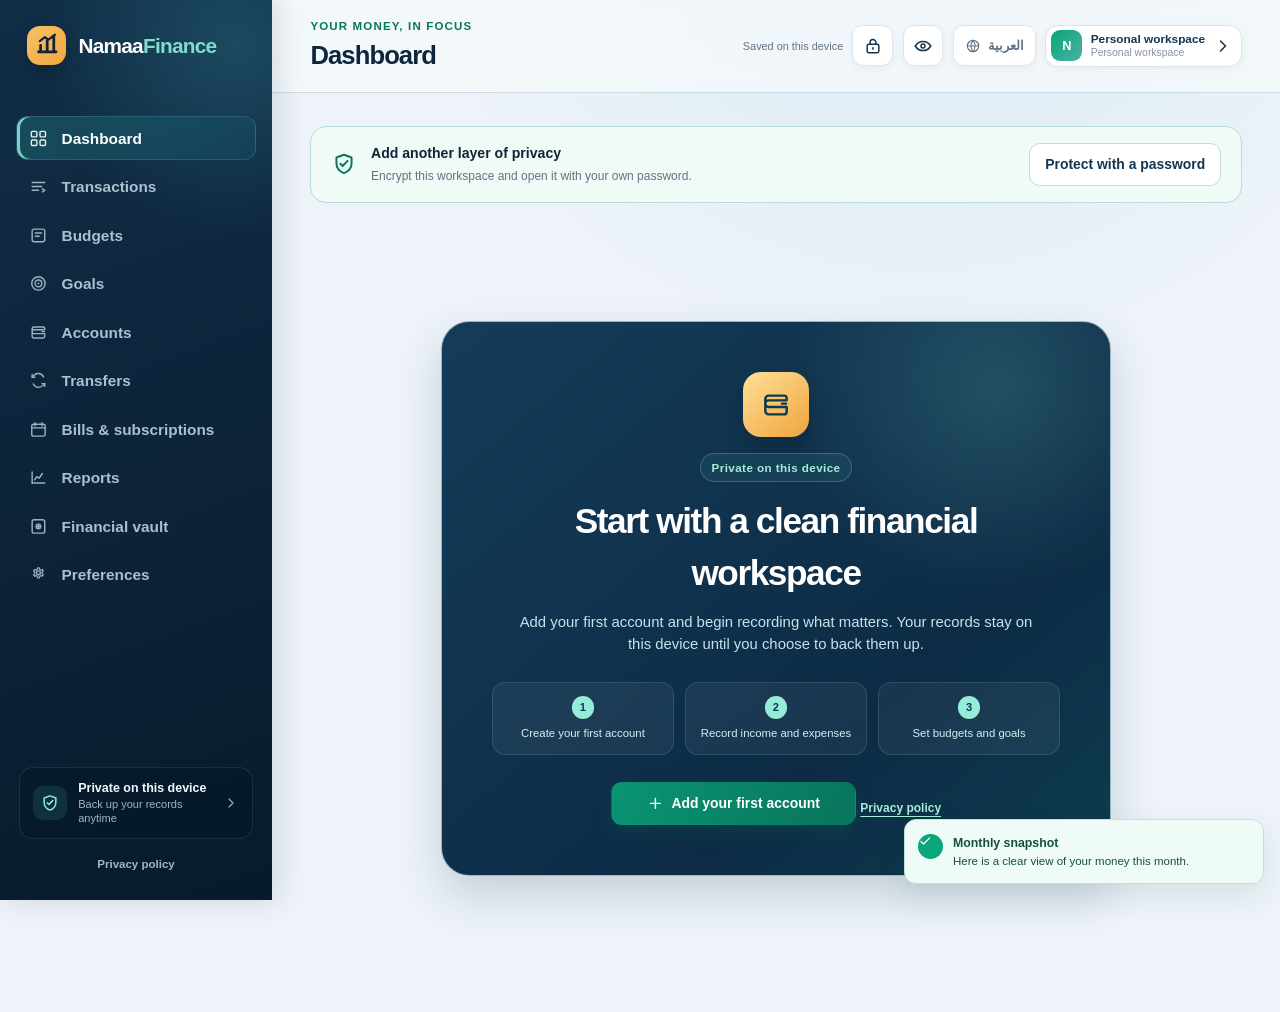
<file: index.html>
<!doctype html>
<html lang="en" dir="ltr">
  <head>
    <meta charset="UTF-8" />
    <meta http-equiv="Content-Security-Policy" content="default-src 'self'; script-src 'self'; style-src 'self' 'unsafe-inline'; img-src 'self' data: blob:; connect-src 'self'; font-src 'self'; object-src 'none'; base-uri 'none'; form-action 'none'; worker-src 'self'; manifest-src 'self'" />
    <meta name="referrer" content="no-referrer" />
    <meta name="viewport" content="width=device-width, initial-scale=1" />
    <meta name="theme-color" content="#10273f" />
    <meta
      name="description"
      content="Namaa Finance is a bilingual, private finance tracker for income, expenses, budgets, and financial records."
    />
    <link rel="manifest" href="manifest.webmanifest" />
    <link rel="icon" type="image/png" sizes="192x192" href="icons/icon-192.png" />
    <link rel="icon" type="image/svg+xml" href="icons/icon.svg" />
    <link rel="apple-touch-icon" sizes="192x192" href="icons/icon-192.png" />
    <title>Namaa Finance</title>
    <link rel="stylesheet" href="styles.css" />
    <link rel="stylesheet" href="enhancements.css" />
  </head>
  <body>
    <section id="lockScreen" class="lock-screen" aria-label="Namaa Finance" hidden></section>
    <noscript><p class="fatal-message">Namaa Finance requires JavaScript to open your local records. نماء للمال يحتاج إلى JavaScript.</p></noscript>
    <div class="app-shell" id="appShell" hidden>
      <aside class="sidebar" aria-label="Primary navigation">
        <div class="brand" aria-label="Namaa Finance">
          <div class="brand-mark" aria-hidden="true">
            <svg viewBox="0 0 48 48" role="img">
              <path d="M12 36V24.5M24 36V15M36 36V8" fill="none" stroke="currentColor" stroke-linecap="round" stroke-width="5" />
              <path d="M8 36h32" fill="none" stroke="currentColor" stroke-linecap="round" stroke-width="5" />
              <path d="m10.5 16.5 9.5-7 6.3 4.3L38 5" fill="none" stroke="currentColor" stroke-linecap="round" stroke-linejoin="round" stroke-width="4" />
            </svg>
          </div>
          <span class="brand-name">Namaa<span>Finance</span></span>
        </div>
        <nav class="side-nav" id="sideNav"></nav>
        <div class="sidebar-footer">
          <button class="data-safety-card" id="openBackup" type="button">
            <span class="safety-icon" data-icon="shield"></span>
            <span>
              <strong data-i18n="privateOnDevice">Private on this device</strong>
              <small data-i18n="backupHint">Back up your records anytime</small>
            </span>
            <span class="safety-arrow" data-icon="chevron"></span>
          </button>
          <a class="legal-link" href="privacy.html" data-i18n="privacyPolicy">Privacy policy</a>
        </div>
      </aside>

      <div class="main-area">
        <header class="topbar">
          <button class="mobile-menu" id="mobileMenu" type="button" aria-label="Open menu" data-icon="menu"></button>
          <div class="page-context">
            <p class="eyebrow" id="pageEyebrow"></p>
            <h1 id="pageTitle"></h1>
          </div>
          <div class="top-actions">
            <span id="saveStatus" class="save-status" role="status"></span>
            <button class="icon-button" id="lockButton" type="button" data-action="lock-workspace" data-icon="lock" aria-label="Lock workspace" title="Lock workspace"></button>
            <button class="icon-button privacy-toggle" id="privacyToggle" type="button" aria-label="Hide balances" title="Hide balances" data-icon="eye"></button>
            <button class="language-toggle" id="languageToggle" type="button" aria-label="Change language">
              <span class="globe" data-icon="globe"></span>
              <span id="languageLabel">العربية</span>
            </button>
            <button class="profile-button" type="button" id="profileMenu" aria-label="Open preferences">
              <span class="profile-avatar">N</span>
              <span class="profile-copy">
                <strong id="profileName">Namaa User</strong>
                <small data-i18n="personalWorkspace">Personal workspace</small>
              </span>
              <span data-icon="chevron"></span>
            </button>
          </div>
        </header>

        <main class="content" id="appContent" tabindex="-1"></main>

        <nav class="mobile-nav" id="mobileNav" aria-label="Mobile navigation"></nav>
      </div>
    </div>

    <div class="modal-layer" id="modalLayer" aria-live="polite"></div>
    <div class="toast-region" id="toastRegion" aria-live="polite" aria-atomic="true"></div>
    <script src="vault.js" defer></script>
    <script src="finance-core.js" defer></script>
    <script src="app.js" defer></script>
    <script src="enhancements.js" defer></script>
  </body>
</html>
</file>
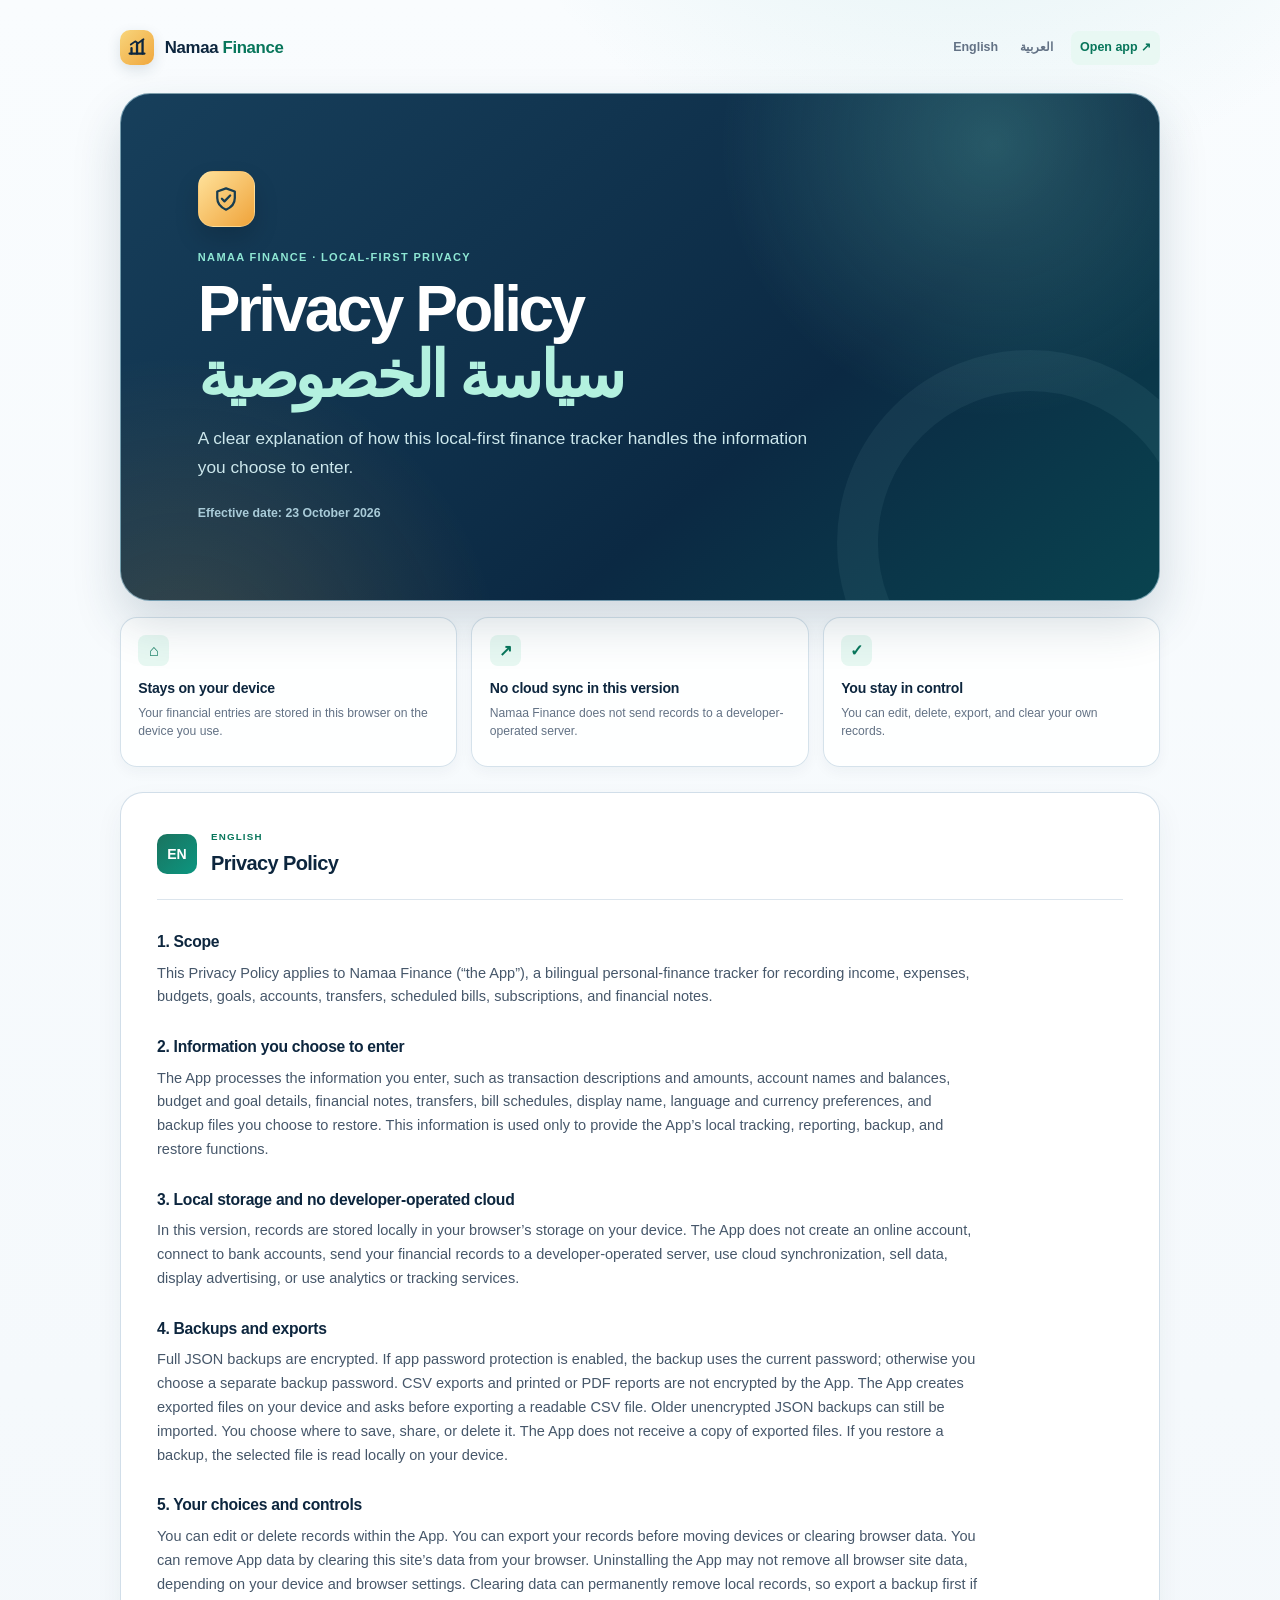
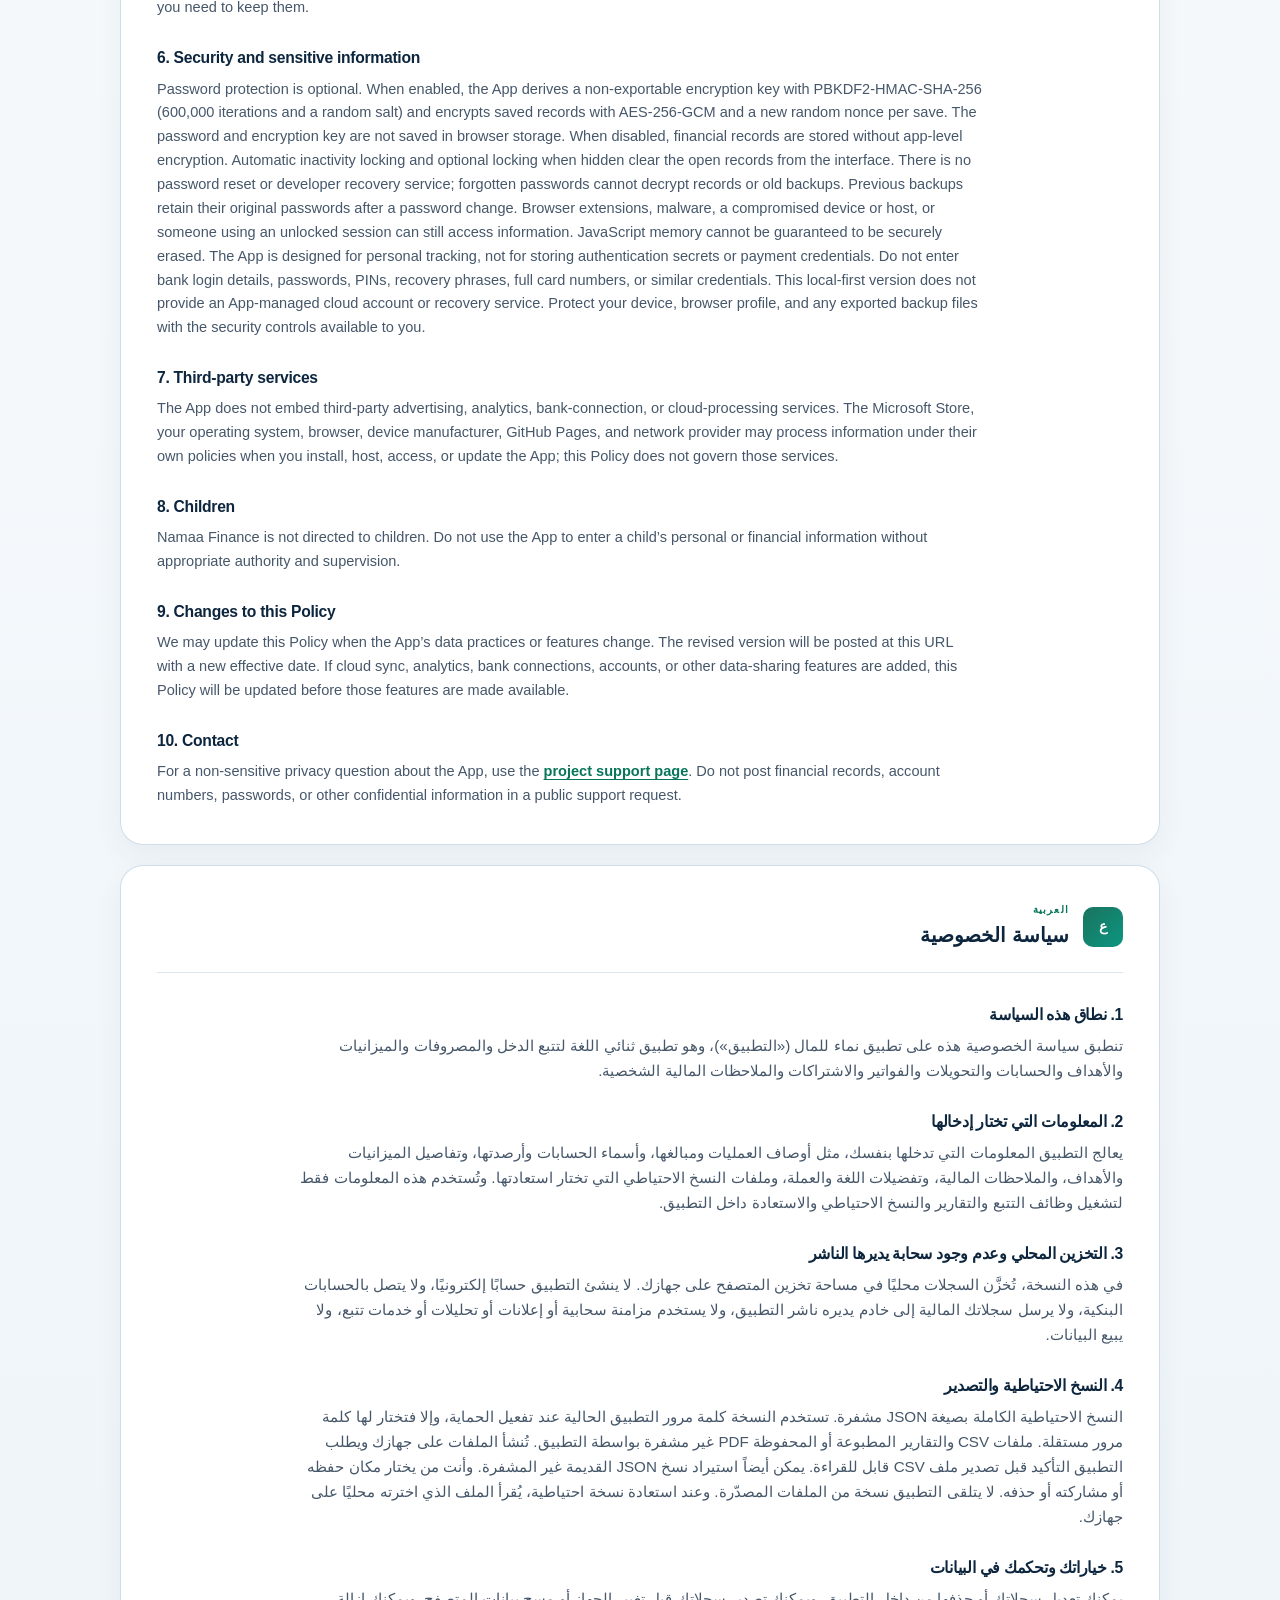
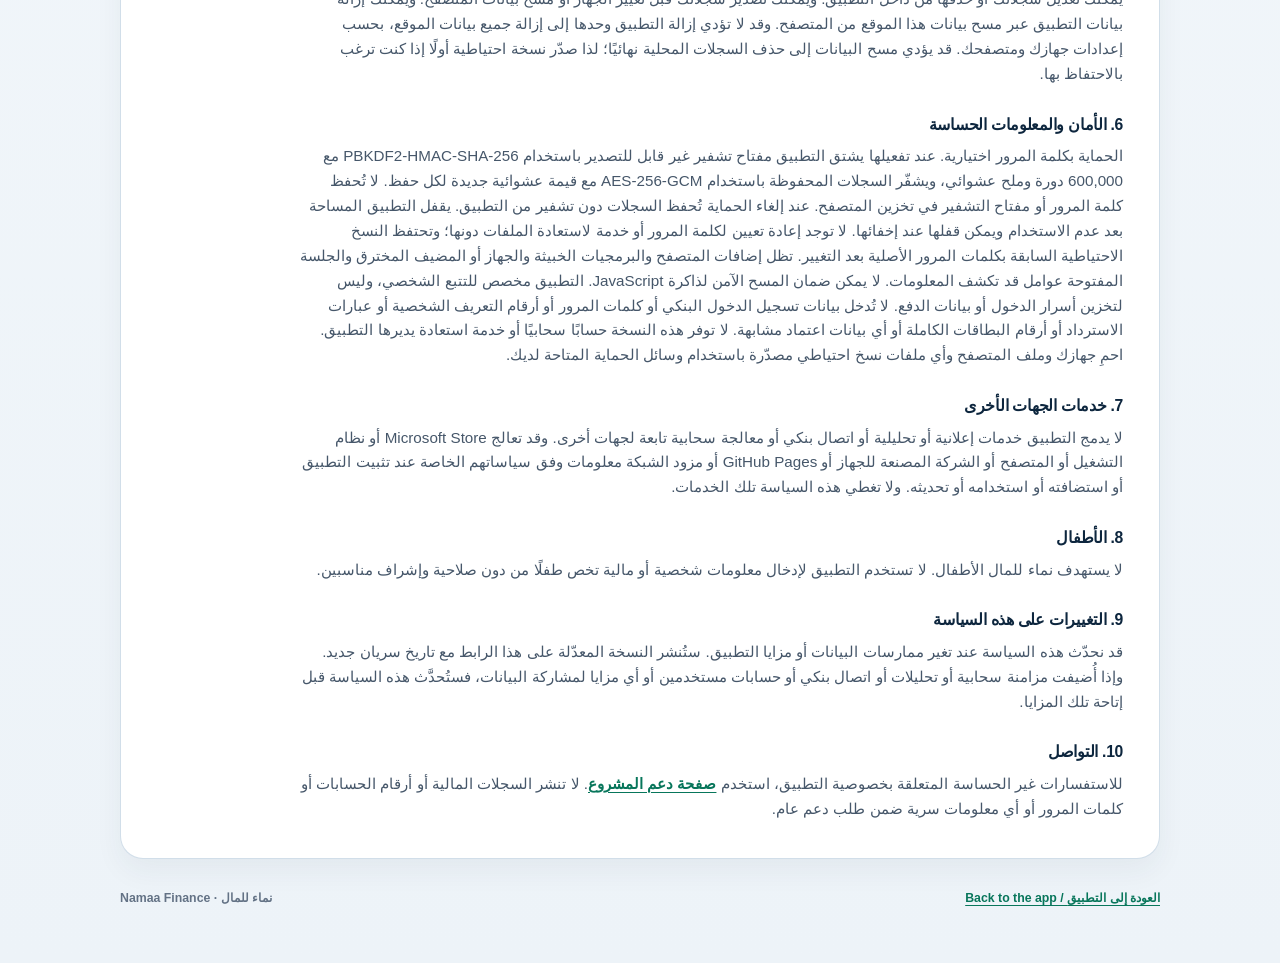
<file: privacy.html>
<!doctype html>
<html lang="en">
  <head>
    <meta charset="UTF-8" />
    <meta name="viewport" content="width=device-width, initial-scale=1" />
    <meta name="theme-color" content="#10273f" />
    <meta
      name="description"
      content="Privacy policy for Namaa Finance, a local-first bilingual personal finance tracker."
    />
    <link rel="icon" type="image/png" sizes="192x192" href="icons/icon-192.png" />
    <link rel="icon" type="image/svg+xml" href="icons/icon.svg" />
    <link rel="stylesheet" href="privacy.css" />
    <title>Privacy Policy | سياسة الخصوصية — Namaa Finance</title>
  </head>
  <body>
    <main class="policy-shell">
      <nav class="policy-nav" aria-label="Policy navigation">
        <a class="brand" href="index.html" aria-label="Back to Namaa Finance">
          <span class="brand-mark" aria-hidden="true">
            <svg viewBox="0 0 48 48"><path d="M12 36V24.5M24 36V15M36 36V8" fill="none" stroke="currentColor" stroke-linecap="round" stroke-width="5" /><path d="M8 36h32" fill="none" stroke="currentColor" stroke-linecap="round" stroke-width="5" /><path d="m10.5 16.5 9.5-7 6.3 4.3L38 5" fill="none" stroke="currentColor" stroke-linecap="round" stroke-linejoin="round" stroke-width="4" /></svg>
          </span>
          <span>Namaa <b>Finance</b></span>
        </a>
        <div class="policy-nav-links">
          <a href="#english">English</a>
          <a href="#arabic">العربية</a>
          <a class="back-link" href="index.html">Open app <span aria-hidden="true">↗</span></a>
        </div>
      </nav>

      <header class="policy-hero">
        <div class="shield" aria-hidden="true">
          <svg viewBox="0 0 24 24"><path d="M12 3.5 19 6v5.25c0 4.38-2.93 7.56-7 9.25-4.07-1.7-7-4.87-7-9.25V6l7-2.5Z" fill="none" stroke="currentColor" stroke-width="1.8" stroke-linejoin="round" /><path d="m8.7 11.8 2.05 2.05 4.55-4.7" fill="none" stroke="currentColor" stroke-width="1.8" stroke-linecap="round" stroke-linejoin="round" /></svg>
        </div>
        <p class="eyebrow">NAMAA FINANCE · LOCAL-FIRST PRIVACY</p>
        <h1>Privacy Policy<br /><span>سياسة الخصوصية</span></h1>
        <p class="lead">A clear explanation of how this local-first finance tracker handles the information you choose to enter.</p>
        <p class="effective">Effective date: <time datetime="2026-10-23">23 October 2026</time></p>
      </header>

      <section class="policy-highlights" aria-label="Privacy highlights">
        <article>
          <span class="highlight-icon">⌂</span>
          <h2>Stays on your device</h2>
          <p>Your financial entries are stored in this browser on the device you use.</p>
        </article>
        <article>
          <span class="highlight-icon">↗</span>
          <h2>No cloud sync in this version</h2>
          <p>Namaa Finance does not send records to a developer-operated server.</p>
        </article>
        <article>
          <span class="highlight-icon">✓</span>
          <h2>You stay in control</h2>
          <p>You can edit, delete, export, and clear your own records.</p>
        </article>
      </section>

      <section class="policy-card" id="english" lang="en">
        <div class="section-heading">
          <span>EN</span>
          <div>
            <p class="eyebrow">ENGLISH</p>
            <h2>Privacy Policy</h2>
          </div>
        </div>

        <div class="policy-copy">
          <h3>1. Scope</h3>
          <p>This Privacy Policy applies to Namaa Finance (“the App”), a bilingual personal-finance tracker for recording income, expenses, budgets, goals, accounts, transfers, scheduled bills, subscriptions, and financial notes.</p>

          <h3>2. Information you choose to enter</h3>
          <p>The App processes the information you enter, such as transaction descriptions and amounts, account names and balances, budget and goal details, financial notes, transfers, bill schedules, display name, language and currency preferences, and backup files you choose to restore. This information is used only to provide the App’s local tracking, reporting, backup, and restore functions.</p>

          <h3>3. Local storage and no developer-operated cloud</h3>
          <p>In this version, records are stored locally in your browser’s storage on your device. The App does not create an online account, connect to bank accounts, send your financial records to a developer-operated server, use cloud synchronization, sell data, display advertising, or use analytics or tracking services.</p>

          <h3>4. Backups and exports</h3>
          <p>Full JSON backups are encrypted. If app password protection is enabled, the backup uses the current password; otherwise you choose a separate backup password. CSV exports and printed or PDF reports are not encrypted by the App. The App creates exported files on your device and asks before exporting a readable CSV file. Older unencrypted JSON backups can still be imported. You choose where to save, share, or delete it. The App does not receive a copy of exported files. If you restore a backup, the selected file is read locally on your device.</p>

          <h3>5. Your choices and controls</h3>
          <p>You can edit or delete records within the App. You can export your records before moving devices or clearing browser data. You can remove App data by clearing this site’s data from your browser. Uninstalling the App may not remove all browser site data, depending on your device and browser settings. Clearing data can permanently remove local records, so export a backup first if you need to keep them.</p>

          <h3>6. Security and sensitive information</h3>
          <p>Password protection is optional. When enabled, the App derives a non-exportable encryption key with PBKDF2-HMAC-SHA-256 (600,000 iterations and a random salt) and encrypts saved records with AES-256-GCM and a new random nonce per save. The password and encryption key are not saved in browser storage. When disabled, financial records are stored without app-level encryption. Automatic inactivity locking and optional locking when hidden clear the open records from the interface. There is no password reset or developer recovery service; forgotten passwords cannot decrypt records or old backups. Previous backups retain their original passwords after a password change. Browser extensions, malware, a compromised device or host, or someone using an unlocked session can still access information. JavaScript memory cannot be guaranteed to be securely erased. The App is designed for personal tracking, not for storing authentication secrets or payment credentials. Do not enter bank login details, passwords, PINs, recovery phrases, full card numbers, or similar credentials. This local-first version does not provide an App-managed cloud account or recovery service. Protect your device, browser profile, and any exported backup files with the security controls available to you.</p>

          <h3>7. Third-party services</h3>
          <p>The App does not embed third-party advertising, analytics, bank-connection, or cloud-processing services. The Microsoft Store, your operating system, browser, device manufacturer, GitHub Pages, and network provider may process information under their own policies when you install, host, access, or update the App; this Policy does not govern those services.</p>

          <h3>8. Children</h3>
          <p>Namaa Finance is not directed to children. Do not use the App to enter a child’s personal or financial information without appropriate authority and supervision.</p>

          <h3>9. Changes to this Policy</h3>
          <p>We may update this Policy when the App’s data practices or features change. The revised version will be posted at this URL with a new effective date. If cloud sync, analytics, bank connections, accounts, or other data-sharing features are added, this Policy will be updated before those features are made available.</p>

          <h3>10. Contact</h3>
          <p>For a non-sensitive privacy question about the App, use the <a href="https://github.com/HAYMOHSEN/Masarefik/issues" target="_blank" rel="noopener noreferrer">project support page</a>. Do not post financial records, account numbers, passwords, or other confidential information in a public support request.</p>
        </div>
      </section>

      <section class="policy-card rtl" id="arabic" lang="ar" dir="rtl">
        <div class="section-heading">
          <span>ع</span>
          <div>
            <p class="eyebrow">العربية</p>
            <h2>سياسة الخصوصية</h2>
          </div>
        </div>

        <div class="policy-copy">
          <h3>1. نطاق هذه السياسة</h3>
          <p>تنطبق سياسة الخصوصية هذه على تطبيق نماء للمال («التطبيق»)، وهو تطبيق ثنائي اللغة لتتبع الدخل والمصروفات والميزانيات والأهداف والحسابات والتحويلات والفواتير والاشتراكات والملاحظات المالية الشخصية.</p>

          <h3>2. المعلومات التي تختار إدخالها</h3>
          <p>يعالج التطبيق المعلومات التي تدخلها بنفسك، مثل أوصاف العمليات ومبالغها، وأسماء الحسابات وأرصدتها، وتفاصيل الميزانيات والأهداف، والملاحظات المالية، وتفضيلات اللغة والعملة، وملفات النسخ الاحتياطي التي تختار استعادتها. وتُستخدم هذه المعلومات فقط لتشغيل وظائف التتبع والتقارير والنسخ الاحتياطي والاستعادة داخل التطبيق.</p>

          <h3>3. التخزين المحلي وعدم وجود سحابة يديرها الناشر</h3>
          <p>في هذه النسخة، تُخزَّن السجلات محليًا في مساحة تخزين المتصفح على جهازك. لا ينشئ التطبيق حسابًا إلكترونيًا، ولا يتصل بالحسابات البنكية، ولا يرسل سجلاتك المالية إلى خادم يديره ناشر التطبيق، ولا يستخدم مزامنة سحابية أو إعلانات أو تحليلات أو خدمات تتبع، ولا يبيع البيانات.</p>

          <h3>4. النسخ الاحتياطية والتصدير</h3>
          <p>النسخ الاحتياطية الكاملة بصيغة JSON مشفرة. تستخدم النسخة كلمة مرور التطبيق الحالية عند تفعيل الحماية، وإلا فتختار لها كلمة مرور مستقلة. ملفات CSV والتقارير المطبوعة أو المحفوظة PDF غير مشفرة بواسطة التطبيق. تُنشأ الملفات على جهازك ويطلب التطبيق التأكيد قبل تصدير ملف CSV قابل للقراءة. يمكن أيضاً استيراد نسخ JSON القديمة غير المشفرة. وأنت من يختار مكان حفظه أو مشاركته أو حذفه. لا يتلقى التطبيق نسخة من الملفات المصدّرة. وعند استعادة نسخة احتياطية، يُقرأ الملف الذي اخترته محليًا على جهازك.</p>

          <h3>5. خياراتك وتحكمك في البيانات</h3>
          <p>يمكنك تعديل سجلاتك أو حذفها من داخل التطبيق. ويمكنك تصدير سجلاتك قبل تغيير الجهاز أو مسح بيانات المتصفح. ويمكنك إزالة بيانات التطبيق عبر مسح بيانات هذا الموقع من المتصفح. وقد لا تؤدي إزالة التطبيق وحدها إلى إزالة جميع بيانات الموقع، بحسب إعدادات جهازك ومتصفحك. قد يؤدي مسح البيانات إلى حذف السجلات المحلية نهائيًا؛ لذا صدّر نسخة احتياطية أولًا إذا كنت ترغب بالاحتفاظ بها.</p>

          <h3>6. الأمان والمعلومات الحساسة</h3>
          <p>الحماية بكلمة المرور اختيارية. عند تفعيلها يشتق التطبيق مفتاح تشفير غير قابل للتصدير باستخدام PBKDF2-HMAC-SHA-256 مع 600,000 دورة وملح عشوائي، ويشفّر السجلات المحفوظة باستخدام AES-256-GCM مع قيمة عشوائية جديدة لكل حفظ. لا تُحفظ كلمة المرور أو مفتاح التشفير في تخزين المتصفح. عند إلغاء الحماية تُحفظ السجلات دون تشفير من التطبيق. يقفل التطبيق المساحة بعد عدم الاستخدام ويمكن قفلها عند إخفائها. لا توجد إعادة تعيين لكلمة المرور أو خدمة لاستعادة الملفات دونها؛ وتحتفظ النسخ الاحتياطية السابقة بكلمات المرور الأصلية بعد التغيير. تظل إضافات المتصفح والبرمجيات الخبيثة والجهاز أو المضيف المخترق والجلسة المفتوحة عوامل قد تكشف المعلومات. لا يمكن ضمان المسح الآمن لذاكرة JavaScript. التطبيق مخصص للتتبع الشخصي، وليس لتخزين أسرار الدخول أو بيانات الدفع. لا تُدخل بيانات تسجيل الدخول البنكي أو كلمات المرور أو أرقام التعريف الشخصية أو عبارات الاسترداد أو أرقام البطاقات الكاملة أو أي بيانات اعتماد مشابهة. لا توفر هذه النسخة حسابًا سحابيًا أو خدمة استعادة يديرها التطبيق. احمِ جهازك وملف المتصفح وأي ملفات نسخ احتياطي مصدّرة باستخدام وسائل الحماية المتاحة لديك.</p>

          <h3>7. خدمات الجهات الأخرى</h3>
          <p>لا يدمج التطبيق خدمات إعلانية أو تحليلية أو اتصال بنكي أو معالجة سحابية تابعة لجهات أخرى. وقد تعالج Microsoft Store أو نظام التشغيل أو المتصفح أو الشركة المصنعة للجهاز أو GitHub Pages أو مزود الشبكة معلومات وفق سياساتهم الخاصة عند تثبيت التطبيق أو استضافته أو استخدامه أو تحديثه. ولا تغطي هذه السياسة تلك الخدمات.</p>

          <h3>8. الأطفال</h3>
          <p>لا يستهدف نماء للمال الأطفال. لا تستخدم التطبيق لإدخال معلومات شخصية أو مالية تخص طفلًا من دون صلاحية وإشراف مناسبين.</p>

          <h3>9. التغييرات على هذه السياسة</h3>
          <p>قد نحدّث هذه السياسة عند تغير ممارسات البيانات أو مزايا التطبيق. ستُنشر النسخة المعدّلة على هذا الرابط مع تاريخ سريان جديد. وإذا أُضيفت مزامنة سحابية أو تحليلات أو اتصال بنكي أو حسابات مستخدمين أو أي مزايا لمشاركة البيانات، فستُحدَّث هذه السياسة قبل إتاحة تلك المزايا.</p>

          <h3>10. التواصل</h3>
          <p>للاستفسارات غير الحساسة المتعلقة بخصوصية التطبيق، استخدم <a href="https://github.com/HAYMOHSEN/Masarefik/issues" target="_blank" rel="noopener noreferrer">صفحة دعم المشروع</a>. لا تنشر السجلات المالية أو أرقام الحسابات أو كلمات المرور أو أي معلومات سرية ضمن طلب دعم عام.</p>
        </div>
      </section>

      <footer class="policy-footer">
        <p>Namaa Finance · نماء للمال</p>
        <a href="index.html">Back to the app / العودة إلى التطبيق</a>
      </footer>
    </main>
  </body>
</html>
</file>
<file: styles.css>
:root {
  color-scheme: light;
  --navy-950: #071a2b;
  --navy-900: #0d263e;
  --navy-800: #123552;
  --navy-700: #1d4a6d;
  --ink: #112437;
  --muted: #637285;
  --muted-2: #8794a4;
  --surface: #ffffff;
  --surface-alt: #f5f8fb;
  --canvas: #edf3f8;
  --line: #dce5ed;
  --line-strong: #cbd8e3;
  --emerald: #0aa57a;
  --emerald-dark: #08765b;
  --emerald-pale: #e7f8f2;
  --gold: #f2ad43;
  --gold-pale: #fff5df;
  --coral: #e76f6f;
  --coral-pale: #ffeded;
  --blue: #3c83db;
  --blue-pale: #eaf3ff;
  --purple: #7658ce;
  --purple-pale: #f1edff;
  --shadow-sm: 0 2px 7px rgba(28, 54, 76, 0.05);
  --shadow: 0 12px 30px rgba(27, 57, 80, 0.1);
  --radius-sm: 12px;
  --radius: 18px;
  --radius-lg: 25px;
  --sidebar-width: 272px;
  font-family: "Segoe UI", "Noto Sans Arabic", Tahoma, Arial, sans-serif;
}

* { box-sizing: border-box; }

html { min-width: 320px; background: var(--canvas); }

body {
  min-width: 320px;
  min-height: 100vh;
  margin: 0;
  color: var(--ink);
  background:
    radial-gradient(circle at 72% -16%, rgba(116, 192, 221, 0.2), transparent 33rem),
    var(--canvas);
  font-size: 16px;
  line-height: 1.5;
}

button, input, select, textarea { font: inherit; }
button { cursor: pointer; }
button:focus-visible, input:focus-visible, select:focus-visible, textarea:focus-visible {
  outline: 3px solid rgba(60, 131, 219, 0.35);
  outline-offset: 2px;
}

svg { width: 1.25rem; height: 1.25rem; display: block; }

.app-shell { min-height: 100vh; display: flex; }

.sidebar {
  position: fixed;
  inset-block: 0;
  inset-inline-start: 0;
  z-index: 20;
  display: flex;
  flex-direction: column;
  width: var(--sidebar-width);
  padding: 1.6rem 1rem 1.1rem;
  color: #e7f2f9;
  background:
    radial-gradient(circle at 86% 5%, rgba(61, 160, 173, 0.26), transparent 12rem),
    linear-gradient(160deg, #112e47 0%, #0b2035 70%, #081b2c 100%);
  box-shadow: 6px 0 28px rgba(10, 28, 44, 0.13);
}

[dir="rtl"] .sidebar { box-shadow: -6px 0 28px rgba(10, 28, 44, 0.13); }

.brand {
  display: inline-flex;
  align-items: center;
  gap: 0.75rem;
  padding: 0 0.7rem 1.9rem;
  color: #fff;
  user-select: none;
}

.brand-mark {
  display: grid;
  width: 2.45rem;
  height: 2.45rem;
  place-items: center;
  border-radius: 13px;
  color: var(--navy-900);
  background: linear-gradient(135deg, #f6c166, #f4a73c);
  box-shadow: 0 6px 16px rgba(0, 0, 0, 0.22);
}

.brand-mark svg { width: 1.65rem; height: 1.65rem; }
.brand-name { font-size: 1.3rem; font-weight: 760; letter-spacing: -0.035em; }
.brand-name span { color: #82dbcd; font-weight: 590; }

.side-nav { display: grid; gap: 0.27rem; }

.nav-item {
  display: flex;
  align-items: center;
  gap: 0.83rem;
  width: 100%;
  min-height: 3.1rem;
  padding: 0.65rem 0.78rem;
  border: 1px solid transparent;
  border-radius: 12px;
  color: #acc0d0;
  background: transparent;
  text-align: start;
  transition: 150ms ease;
}

.nav-item svg { width: 1.18rem; height: 1.18rem; opacity: 0.9; }
.nav-item:hover { color: #f6fbff; background: rgba(255, 255, 255, 0.07); }
.nav-item.active { color: #ffffff; border-color: rgba(143, 222, 207, 0.15); background: linear-gradient(100deg, rgba(38, 142, 140, 0.34), rgba(22, 85, 112, 0.32)); box-shadow: inset 3px 0 0 #77d6c4; }
[dir="rtl"] .nav-item.active { box-shadow: inset -3px 0 0 #77d6c4; }
.nav-item .nav-label { font-size: 0.96rem; font-weight: 600; }

.sidebar-footer { margin-top: auto; padding: 1rem 0.2rem 0; }
.data-safety-card {
  display: flex;
  align-items: center;
  gap: 0.7rem;
  width: 100%;
  padding: 0.78rem;
  border: 1px solid rgba(144, 197, 215, 0.13);
  border-radius: 14px;
  color: #dceff6;
  background: rgba(3, 17, 30, 0.25);
  text-align: start;
}
.data-safety-card:hover { border-color: rgba(144, 231, 211, 0.35); background: rgba(8, 38, 57, 0.62); }
.safety-icon { display: grid; flex: 0 0 auto; width: 2.15rem; height: 2.15rem; place-items: center; border-radius: 10px; color: #8df0d8; background: rgba(85, 207, 179, 0.12); }
.data-safety-card strong, .data-safety-card small { display: block; }
.data-safety-card strong { color: #f0fbfe; font-size: 0.78rem; line-height: 1.25; }
.data-safety-card small { margin-top: 0.12rem; color: #9db6c6; font-size: 0.69rem; line-height: 1.25; }
.safety-arrow { margin-inline-start: auto; color: #88a8bb; }
.safety-arrow svg { width: 1rem; height: 1rem; }
.legal-link {
  display: inline-flex;
  align-items: center;
  justify-content: center;
  width: 100%;
  min-height: 2.25rem;
  margin-top: 0.45rem;
  border: 1px solid transparent;
  border-radius: 10px;
  color: #9eb8c8;
  font-size: 0.72rem;
  font-weight: 650;
  text-decoration: none;
  transition: 150ms ease;
}
.legal-link:hover { border-color: rgba(144, 231, 211, 0.24); color: #e4f6f5; background: rgba(255, 255, 255, 0.055); }

.main-area { width: calc(100% - var(--sidebar-width)); margin-inline-start: var(--sidebar-width); }
.topbar {
  display: flex;
  align-items: center;
  gap: 1rem;
  min-height: 88px;
  padding: 1.1rem clamp(1.25rem, 3vw, 3.2rem);
  border-bottom: 1px solid rgba(196, 211, 224, 0.8);
  background: rgba(245, 249, 252, 0.78);
  backdrop-filter: blur(15px);
}
.page-context { min-width: 0; }
.eyebrow { margin: 0 0 0.05rem; color: var(--emerald-dark); font-size: 0.72rem; font-weight: 760; letter-spacing: 0.1em; text-transform: uppercase; }
.page-context h1 { margin: 0; color: var(--navy-900); font-size: clamp(1.3rem, 2vw, 1.75rem); font-weight: 750; letter-spacing: -0.035em; }
.top-actions { display: flex; align-items: center; gap: 0.58rem; margin-inline-start: auto; }
.icon-button, .language-toggle, .profile-button, .mobile-menu {
  display: inline-flex;
  align-items: center;
  justify-content: center;
  min-height: 2.55rem;
  border: 1px solid var(--line);
  color: var(--navy-800);
  background: var(--surface);
  box-shadow: var(--shadow-sm);
}
.icon-button, .mobile-menu { width: 2.55rem; padding: 0; border-radius: 11px; }
.icon-button:hover, .language-toggle:hover, .profile-button:hover, .mobile-menu:hover { border-color: #b9cdda; background: #fbfdff; }
.language-toggle { gap: 0.43rem; padding: 0.45rem 0.7rem; border-radius: 11px; color: var(--muted); font-size: 0.82rem; font-weight: 700; }
.language-toggle .globe svg { width: 1rem; height: 1rem; }
.profile-button { gap: 0.52rem; min-height: 2.6rem; padding: 0.28rem 0.45rem 0.28rem 0.32rem; border-radius: 13px; text-align: start; }
[dir="rtl"] .profile-button { padding: 0.28rem 0.32rem 0.28rem 0.45rem; }
.profile-button > svg { width: 0.9rem; height: 0.9rem; color: #8598a7; }
.profile-avatar { display: grid; width: 1.95rem; height: 1.95rem; place-items: center; border-radius: 9px; color: #fff; background: linear-gradient(135deg, var(--emerald), #4bb2a2); font-size: 0.8rem; font-weight: 800; }
.profile-copy strong, .profile-copy small { display: block; white-space: nowrap; }
.profile-copy strong { color: var(--navy-800); font-size: 0.74rem; line-height: 1.2; }
.profile-copy small { margin-top: 0.1rem; color: var(--muted-2); font-size: 0.65rem; line-height: 1.2; }
.mobile-menu { display: none; flex: 0 0 auto; }

.content { width: min(1480px, 100%); margin: 0 auto; padding: clamp(1.25rem, 2.6vw, 2.4rem) clamp(1.1rem, 3vw, 3.2rem) 2.4rem; }

.onboarding { display: grid; min-height: calc(100vh - 150px); place-items: center; padding: clamp(0.5rem, 3vw, 2.5rem) 0; }
.onboarding-card { width: min(100%, 670px); padding: clamp(1.55rem, 4vw, 3.1rem); border: 1px solid rgba(191, 216, 231, 0.8); border-radius: 28px; color: #eefbfe; text-align: center; background: radial-gradient(circle at 83% 12%, rgba(122, 227, 207, 0.18), transparent 13rem), linear-gradient(140deg, #143c59, #0d2b45 68%, #0b6563 170%); box-shadow: 0 20px 45px rgba(24, 63, 88, 0.19); }
.onboarding-mark { display: grid; width: 4.1rem; height: 4.1rem; place-items: center; margin: 0 auto 1rem; border-radius: 18px; color: #0e3a4c; background: linear-gradient(140deg, #ffe098, #efa43e); box-shadow: 0 10px 22px rgba(0, 0, 0, 0.19); }
.onboarding-mark svg { width: 2rem; height: 2rem; }
.onboarding-kicker { display: inline-flex; padding: 0.28rem 0.63rem; border: 1px solid rgba(161, 239, 222, 0.24); border-radius: 999px; color: #a6ecd9; background: rgba(104, 226, 194, 0.08); font-size: 0.73rem; font-weight: 760; letter-spacing: 0.035em; }
.onboarding-card h2 { max-width: 510px; margin: 0.8rem auto 0; color: #fff; font-size: clamp(1.5rem, 3.1vw, 2.2rem); letter-spacing: -0.04em; }
.onboarding-card > p { max-width: 530px; margin: 0.65rem auto 0; color: #c7e3eb; font-size: 0.93rem; }
.onboarding-steps { display: grid; grid-template-columns: repeat(3, 1fr); gap: 0.65rem; margin: 1.7rem 0; }
.onboarding-steps span { display: grid; gap: 0.38rem; padding: 0.78rem 0.55rem; border: 1px solid rgba(183, 232, 231, 0.13); border-radius: 13px; color: #d7edf1; background: rgba(255, 255, 255, 0.055); font-size: 0.71rem; }
.onboarding-steps b { display: grid; width: 1.42rem; height: 1.42rem; place-items: center; margin: 0 auto; border-radius: 50%; color: #0e3a4c; background: #94ecd9; font-size: 0.7rem; }
.onboarding-action { min-width: min(100%, 245px); }
.onboarding-policy-link { display: inline-flex; margin-top: 0.92rem; color: #a6ecd9; font-size: 0.75rem; font-weight: 700; text-underline-offset: 0.22rem; }
.onboarding-policy-link:hover { color: #fff0be; }

.dashboard-top, .page-heading-row { display: flex; align-items: flex-start; justify-content: space-between; gap: 1rem; margin-bottom: 1.45rem; }
.dashboard-top > div > h2, .page-heading-row h2 { margin: 0; color: var(--navy-900); font-size: clamp(1.35rem, 2.2vw, 1.8rem); letter-spacing: -0.035em; }
.dashboard-top > div > p, .page-heading-row p { max-width: 640px; margin: 0.36rem 0 0; color: var(--muted); font-size: 0.94rem; }
.primary-button, .secondary-button, .quiet-button, .danger-button {
  display: inline-flex;
  align-items: center;
  justify-content: center;
  gap: 0.48rem;
  min-height: 2.68rem;
  padding: 0.62rem 0.95rem;
  border: 1px solid transparent;
  border-radius: 11px;
  font-size: 0.87rem;
  font-weight: 730;
  transition: 150ms ease;
}
.primary-button { color: #fff; background: linear-gradient(115deg, #0a9574, #08745c); box-shadow: 0 8px 18px rgba(6, 121, 92, 0.2); }
.primary-button:hover { background: linear-gradient(115deg, #098968, #066c55); box-shadow: 0 10px 22px rgba(6, 121, 92, 0.27); transform: translateY(-1px); }
.primary-button svg, .secondary-button svg, .quiet-button svg, .danger-button svg { width: 1.05rem; height: 1.05rem; }
.secondary-button { border-color: var(--line-strong); color: var(--navy-800); background: var(--surface); }
.secondary-button:hover { border-color: #aac5d6; background: #f8fbfd; }
.quiet-button { min-height: 2.35rem; color: var(--emerald-dark); background: transparent; }
.quiet-button:hover { background: var(--emerald-pale); }
.danger-button { color: #bd4040; border-color: #efb0b0; background: #fff8f8; }
.danger-button:hover { background: #ffecec; }

.summary-grid { display: grid; grid-template-columns: minmax(230px, 1.45fr) repeat(3, minmax(155px, 1fr)); gap: 1rem; margin-bottom: 1.12rem; }
.summary-card {
  position: relative;
  min-height: 151px;
  overflow: hidden;
  padding: 1.12rem 1.16rem;
  border: 1px solid rgba(210, 224, 234, 0.92);
  border-radius: var(--radius);
  background: var(--surface);
  box-shadow: var(--shadow-sm);
}
.summary-card.balance { color: #fff; border-color: transparent; background: linear-gradient(130deg, #133d5a 0%, #0c2942 58%, #0a6e67 140%); box-shadow: 0 14px 28px rgba(17, 55, 78, 0.22); }
.summary-card.balance::after { content: ""; position: absolute; inset: auto -4rem -7rem auto; width: 11rem; height: 11rem; border: 2rem solid rgba(149, 235, 213, 0.06); border-radius: 50%; }
[dir="rtl"] .summary-card.balance::after { inset: auto auto -7rem -4rem; }
.card-kicker { display: flex; align-items: center; gap: 0.44rem; margin: 0; color: var(--muted); font-size: 0.76rem; font-weight: 700; }
.balance .card-kicker { color: #bcd7e5; }
.card-kicker .status-dot { width: 0.45rem; height: 0.45rem; border-radius: 999px; background: var(--emerald); }
.metric-amount { margin: 0.48rem 0 0; color: var(--navy-900); font-size: clamp(1.35rem, 2.3vw, 1.9rem); font-weight: 790; letter-spacing: -0.045em; }
.balance .metric-amount { color: #fff; }
.metric-detail { display: flex; align-items: center; gap: 0.35rem; margin: 0.75rem 0 0; color: var(--muted); font-size: 0.76rem; }
.balance .metric-detail { color: #cae0ea; }
.positive { color: var(--emerald-dark) !important; }
.negative { color: #cb5151 !important; }
.metric-icon { position: absolute; inset-block-start: 1.04rem; inset-inline-end: 1.03rem; display: grid; width: 2.22rem; height: 2.22rem; place-items: center; border-radius: 10px; color: var(--emerald-dark); background: var(--emerald-pale); }
.metric-icon.expense { color: #c95050; background: var(--coral-pale); }
.metric-icon.saved { color: #9a681b; background: var(--gold-pale); }
.metric-icon svg { width: 1.12rem; height: 1.12rem; }

.dashboard-grid { display: grid; grid-template-columns: minmax(0, 1.48fr) minmax(300px, 0.92fr); gap: 1rem; align-items: start; }
.stack { display: grid; gap: 1rem; }
.panel {
  border: 1px solid rgba(210, 224, 234, 0.94);
  border-radius: var(--radius);
  background: var(--surface);
  box-shadow: var(--shadow-sm);
}
.panel-heading { display: flex; align-items: flex-start; justify-content: space-between; gap: 0.75rem; padding: 1.15rem 1.15rem 0.72rem; }
.panel-heading h3 { margin: 0; color: var(--navy-900); font-size: 1rem; letter-spacing: -0.015em; }
.panel-heading p { margin: 0.25rem 0 0; color: var(--muted); font-size: 0.78rem; }
.panel-heading .quiet-button { margin: -0.28rem -0.38rem 0 0; }
[dir="rtl"] .panel-heading .quiet-button { margin: -0.28rem 0 0 -0.38rem; }

.cashflow-panel { min-height: 325px; }
.chart-legend { display: flex; flex-wrap: wrap; gap: 0.7rem; margin: 0.25rem 1.15rem 0.35rem; color: var(--muted); font-size: 0.75rem; }
.legend-item { display: inline-flex; align-items: center; gap: 0.34rem; }
.legend-swatch { width: 0.6rem; height: 0.6rem; border-radius: 999px; background: var(--emerald); }
.legend-swatch.expense { background: #f4a3a3; }
.line-chart { width: 100%; height: 215px; padding: 0 0.4rem 0.35rem; overflow: visible; }
.line-chart .grid-line { stroke: #e5edf2; stroke-width: 1; }
.line-chart .axis-label { fill: #8796a3; font-size: 11px; font-family: inherit; }
.line-chart .area-income { fill: url(#incomeGradient); }
.line-chart .income-line { fill: none; stroke: #0aa57a; stroke-width: 3.2; stroke-linecap: round; stroke-linejoin: round; }
.line-chart .expense-line { fill: none; stroke: #df7474; stroke-width: 3.2; stroke-linecap: round; stroke-linejoin: round; }
.line-chart .point-income { fill: #fff; stroke: #0aa57a; stroke-width: 3; }
.line-chart .point-expense { fill: #fff; stroke: #df7474; stroke-width: 3; }

.transaction-list { padding: 0.05rem 1.15rem 0.82rem; }
.transaction-row { display: grid; grid-template-columns: auto minmax(0, 1fr) auto; align-items: center; gap: 0.75rem; padding: 0.76rem 0; border-bottom: 1px solid #edf2f6; }
.transaction-row:last-child { border-bottom: 0; }
.transaction-icon { display: grid; width: 2.32rem; height: 2.32rem; place-items: center; border-radius: 10px; color: var(--navy-800); background: var(--surface-alt); }
.transaction-icon svg { width: 1.1rem; height: 1.1rem; }
.transaction-icon.salary { color: var(--emerald-dark); background: var(--emerald-pale); }
.transaction-icon.bills { color: #916421; background: var(--gold-pale); }
.transaction-icon.transport { color: var(--purple); background: var(--purple-pale); }
.transaction-icon.food { color: #d55b50; background: var(--coral-pale); }
.transaction-icon.home { color: var(--blue); background: var(--blue-pale); }
.transaction-copy { min-width: 0; }
.transaction-copy strong, .transaction-copy small { display: block; overflow: hidden; text-overflow: ellipsis; white-space: nowrap; }
.transaction-copy strong { color: var(--navy-900); font-size: 0.85rem; }
.transaction-copy small { margin-top: 0.08rem; color: var(--muted); font-size: 0.73rem; }
.transaction-amount { text-align: end; }
.transaction-amount strong { display: block; color: var(--navy-900); font-size: 0.85rem; }
.transaction-amount strong.income { color: var(--emerald-dark); }
.transaction-amount small { color: var(--muted-2); font-size: 0.68rem; }

.budget-panel { padding-bottom: 0.85rem; }
.budget-list { display: grid; gap: 0.85rem; padding: 0.08rem 1.15rem 0.2rem; }
.budget-item { display: grid; gap: 0.38rem; }
.budget-label { display: flex; align-items: center; justify-content: space-between; gap: 0.8rem; color: var(--navy-800); font-size: 0.78rem; font-weight: 700; }
.budget-label small { color: var(--muted); font-size: 0.7rem; font-weight: 600; }
.progress-track { height: 0.48rem; overflow: hidden; border-radius: 999px; background: #e8eff4; }
.progress-bar { height: 100%; border-radius: inherit; background: linear-gradient(90deg, #0bae83, #69cbb6); transition: width 240ms ease; }
.progress-bar.warn { background: linear-gradient(90deg, #ea9b36, #f8c76c); }
.progress-bar.over { background: linear-gradient(90deg, #df6868, #ee9d9d); }
.budget-item .budget-foot { display: flex; justify-content: space-between; color: var(--muted); font-size: 0.67rem; }

.spending-panel { padding-bottom: 1rem; }
.spending-summary { display: grid; grid-template-columns: 112px minmax(0, 1fr); align-items: center; gap: 0.85rem; padding: 0.3rem 1.15rem 0; }
.donut { position: relative; display: grid; width: 112px; height: 112px; place-items: center; border-radius: 50%; background: conic-gradient(var(--gold) 0 36%, #e77474 36% 64%, #8f7add 64% 83%, #54a3e6 83% 100%); }
.donut::before { content: ""; width: 68px; height: 68px; border-radius: 50%; background: #fff; box-shadow: inset 0 0 0 1px #eef3f6; }
.donut span { position: absolute; color: var(--navy-900); font-size: 0.72rem; font-weight: 780; text-align: center; }
.spending-key { display: grid; gap: 0.42rem; min-width: 0; }
.spending-key-row { display: grid; grid-template-columns: auto minmax(0, 1fr) auto; align-items: center; gap: 0.4rem; color: var(--muted); font-size: 0.71rem; }
.spending-key-row strong { color: var(--navy-800); font-size: 0.73rem; text-align: end; }
.category-dot { width: 0.58rem; height: 0.58rem; border-radius: 50%; }

.upcoming-list { padding: 0.05rem 1.15rem 0.95rem; }
.upcoming-item { display: grid; grid-template-columns: 2.2rem minmax(0, 1fr) auto; align-items: center; gap: 0.68rem; padding: 0.72rem 0; border-bottom: 1px solid #edf2f6; }
.upcoming-item:last-child { border-bottom: 0; }
.due-day { display: grid; width: 2.2rem; height: 2.2rem; place-items: center; border-radius: 10px; color: #9d6919; background: var(--gold-pale); font-size: 0.75rem; font-weight: 800; }
.upcoming-copy strong, .upcoming-copy small { display: block; overflow: hidden; text-overflow: ellipsis; white-space: nowrap; }
.upcoming-copy strong { color: var(--navy-900); font-size: 0.8rem; }
.upcoming-copy small { color: var(--muted); font-size: 0.7rem; }
.upcoming-amount { color: var(--navy-800); font-size: 0.78rem; font-weight: 760; text-align: end; }

.quick-actions { display: grid; grid-template-columns: repeat(2, 1fr); gap: 0.55rem; padding: 0.13rem 1.15rem 1.1rem; }
.quick-action { display: flex; align-items: center; gap: 0.5rem; min-height: 2.65rem; padding: 0.48rem 0.56rem; border: 1px solid var(--line); border-radius: 10px; color: var(--navy-800); background: #fff; text-align: start; font-size: 0.75rem; font-weight: 700; }
.quick-action:hover { border-color: #9bcaba; color: var(--emerald-dark); background: #f7fffc; }
.quick-action span:first-child { display: grid; width: 1.65rem; height: 1.65rem; place-items: center; border-radius: 8px; color: var(--emerald-dark); background: var(--emerald-pale); }
.quick-action svg { width: 0.95rem; height: 0.95rem; }

.page-toolbar { display: flex; flex-wrap: wrap; align-items: center; gap: 0.7rem; margin-bottom: 1rem; }
.toolbar-spacer { flex: 1; }
.search-field { position: relative; display: flex; align-items: center; min-width: min(100%, 260px); }
.search-field span { position: absolute; inset-inline-start: 0.8rem; color: var(--muted-2); pointer-events: none; }
.search-field span svg { width: 1.05rem; height: 1.05rem; }
.search-field input, .select-control, .input-control, .textarea-control {
  width: 100%; min-height: 2.62rem; padding: 0.55rem 0.75rem; border: 1px solid var(--line-strong); border-radius: 10px; color: var(--navy-900); background: #fff; box-shadow: 0 1px 2px rgba(39, 62, 83, 0.03);
}
.search-field input { padding-inline-start: 2.45rem; }
.search-field input::placeholder, .input-control::placeholder, .textarea-control::placeholder { color: #9aa8b4; }
.select-control { width: auto; min-width: 142px; }
.textarea-control { min-height: 6rem; resize: vertical; }
.filter-chip { min-height: 2.35rem; padding: 0.42rem 0.7rem; border: 1px solid var(--line); border-radius: 999px; color: var(--muted); background: #fff; font-size: 0.78rem; font-weight: 650; }
.filter-chip.active, .filter-chip:hover { border-color: #88c8b7; color: var(--emerald-dark); background: var(--emerald-pale); }

.data-table-wrap { overflow: auto; border: 1px solid rgba(210, 224, 234, 0.94); border-radius: var(--radius); background: #fff; box-shadow: var(--shadow-sm); }
.data-table { width: 100%; min-width: 700px; border-collapse: collapse; }
.data-table th { padding: 0.82rem 1rem; color: var(--muted); background: #f8fbfd; border-bottom: 1px solid var(--line); font-size: 0.71rem; font-weight: 760; letter-spacing: 0.035em; text-align: start; text-transform: uppercase; }
.data-table td { padding: 0.82rem 1rem; border-bottom: 1px solid #edf2f5; color: var(--navy-800); font-size: 0.8rem; vertical-align: middle; }
.data-table tbody tr:last-child td { border-bottom: 0; }
.data-table tbody tr:hover { background: #fbfdfe; }
.table-title { display: flex; align-items: center; gap: 0.55rem; color: var(--navy-900); font-weight: 720; }
.table-icon { display: grid; width: 2rem; height: 2rem; place-items: center; border-radius: 8px; color: var(--emerald-dark); background: var(--emerald-pale); }
.table-icon.expense { color: #c35050; background: var(--coral-pale); }
.table-icon svg { width: 0.95rem; height: 0.95rem; }
.subtext { display: block; margin-top: 0.12rem; color: var(--muted); font-size: 0.7rem; }
.pill { display: inline-flex; align-items: center; gap: 0.28rem; min-height: 1.65rem; padding: 0.2rem 0.5rem; border-radius: 999px; font-size: 0.68rem; font-weight: 730; }
.pill.income { color: var(--emerald-dark); background: var(--emerald-pale); }
.pill.expense { color: #b94f4f; background: var(--coral-pale); }
.pill.neutral { color: #626f7c; background: #f0f4f7; }
.pill.warning { color: #986317; background: var(--gold-pale); }
.table-amount { color: var(--navy-900); font-weight: 750; text-align: end; }
.table-amount.income { color: var(--emerald-dark); }
.row-actions { display: flex; justify-content: flex-end; gap: 0.3rem; }
.row-action { display: inline-grid; width: 1.9rem; height: 1.9rem; place-items: center; padding: 0; border: 0; border-radius: 8px; color: var(--muted); background: transparent; }
.row-action:hover { color: var(--emerald-dark); background: var(--emerald-pale); }
.row-action.delete:hover { color: #c05151; background: var(--coral-pale); }
.row-action svg { width: 0.97rem; height: 0.97rem; }

.empty-state { display: grid; min-height: 240px; place-items: center; padding: 2rem; color: var(--muted); text-align: center; }
.empty-state > div { max-width: 340px; }
.empty-icon { display: grid; width: 3rem; height: 3rem; place-items: center; margin: 0 auto 0.8rem; border-radius: 14px; color: var(--emerald-dark); background: var(--emerald-pale); }
.empty-icon svg { width: 1.35rem; height: 1.35rem; }
.empty-state h3 { margin: 0; color: var(--navy-900); font-size: 1rem; }
.empty-state p { margin: 0.36rem 0 0.9rem; font-size: 0.82rem; }

.budget-grid, .goal-grid, .account-grid, .vault-grid { display: grid; grid-template-columns: repeat(3, minmax(0, 1fr)); gap: 1rem; }
.budget-card, .goal-card, .account-card, .vault-card { min-height: 190px; padding: 1rem; border: 1px solid rgba(210, 224, 234, 0.94); border-radius: var(--radius); background: #fff; box-shadow: var(--shadow-sm); }
.budget-card-top, .goal-card-top, .account-card-top, .vault-card-top { display: flex; align-items: flex-start; justify-content: space-between; gap: 0.6rem; }
.category-icon, .goal-icon, .account-icon, .vault-icon { display: grid; width: 2.55rem; height: 2.55rem; place-items: center; border-radius: 11px; color: var(--emerald-dark); background: var(--emerald-pale); }
.category-icon.gold, .goal-icon.gold { color: #9e6716; background: var(--gold-pale); }
.category-icon.coral, .goal-icon.coral { color: #c5534d; background: var(--coral-pale); }
.category-icon.purple, .goal-icon.purple { color: var(--purple); background: var(--purple-pale); }
.category-icon.blue, .goal-icon.blue { color: var(--blue); background: var(--blue-pale); }
.category-icon svg, .goal-icon svg, .account-icon svg, .vault-icon svg { width: 1.2rem; height: 1.2rem; }
.more-button { display: grid; width: 2rem; height: 2rem; place-items: center; padding: 0; border: 0; border-radius: 8px; color: var(--muted); background: transparent; }
.more-button:hover { color: var(--navy-800); background: #f0f4f7; }
.more-button svg { width: 1.08rem; height: 1.08rem; }
.budget-card h3, .goal-card h3, .account-card h3, .vault-card h3 { margin: 0.82rem 0 0; color: var(--navy-900); font-size: 0.94rem; }
.budget-card p, .goal-card p, .account-card p, .vault-card p { margin: 0.22rem 0 0; color: var(--muted); font-size: 0.73rem; }
.budget-amount-row, .goal-amount-row { display: flex; align-items: baseline; justify-content: space-between; gap: 0.5rem; margin-top: 0.78rem; color: var(--navy-900); font-size: 0.86rem; font-weight: 760; }
.budget-amount-row small, .goal-amount-row small { color: var(--muted); font-size: 0.69rem; font-weight: 600; }
.budget-card .progress-track, .goal-card .progress-track { margin-top: 0.58rem; }
.budget-card-foot, .goal-card-foot { display: flex; align-items: center; justify-content: space-between; gap: 0.5rem; margin-top: 0.55rem; color: var(--muted); font-size: 0.69rem; }

.goal-card { display: flex; flex-direction: column; min-height: 210px; }
.goal-card .goal-bottom { margin-top: auto; }
.goal-date { display: inline-flex; align-items: center; gap: 0.25rem; color: var(--muted); font-size: 0.68rem; }
.goal-date svg { width: 0.85rem; height: 0.85rem; }
.account-card { position: relative; overflow: hidden; min-height: 180px; }
.account-card.primary-account { color: #fff; border-color: transparent; background: linear-gradient(130deg, #153a58, #0e705f); }
.account-card.primary-account h3, .account-card.primary-account .account-balance, .account-card.primary-account .account-number { color: #fff; }
.account-card.primary-account p { color: #cae3e9; }
.account-card.primary-account .account-icon { color: #c7faed; background: rgba(194, 248, 232, 0.13); }
.account-card.primary-account::after { content: ""; position: absolute; width: 12rem; height: 12rem; border: 1.7rem solid rgba(255,255,255,0.06); border-radius: 50%; inset: -7rem -5rem auto auto; }
[dir="rtl"] .account-card.primary-account::after { inset: -7rem auto auto -5rem; }
.account-balance { margin-top: 1.1rem; color: var(--navy-900); font-size: 1.45rem; font-weight: 790; letter-spacing: -0.04em; }
.account-number { display: flex; align-items: center; gap: 0.3rem; margin-top: 0.65rem; color: var(--muted); font-size: 0.73rem; }
.account-number svg { width: 0.9rem; height: 0.9rem; }
.account-card .more-button { position: relative; z-index: 1; }

.vault-card { display: flex; flex-direction: column; min-height: 180px; }
.vault-card p { overflow: hidden; display: -webkit-box; -webkit-line-clamp: 3; -webkit-box-orient: vertical; }
.vault-card-bottom { display: flex; align-items: center; justify-content: space-between; gap: 0.5rem; margin-top: auto; padding-top: 0.72rem; color: var(--muted); font-size: 0.68rem; }
.vault-type { color: var(--emerald-dark); font-weight: 720; }

.reports-grid { display: grid; grid-template-columns: minmax(0, 1.3fr) minmax(300px, 0.7fr); gap: 1rem; }
.report-highlight { padding: 1.15rem; color: #fff; border: 0; border-radius: var(--radius); background: linear-gradient(135deg, #153b59, #166d6c); box-shadow: 0 13px 28px rgba(20, 65, 88, 0.2); }
.report-highlight p { margin: 0; color: #cce2ea; font-size: 0.78rem; }
.report-highlight h3 { max-width: 430px; margin: 0.42rem 0 0; color: #fff; font-size: 1.25rem; letter-spacing: -0.025em; }
.report-highlight .highlight-row { display: flex; gap: 1.4rem; margin-top: 1.35rem; }
.highlight-stat strong, .highlight-stat span { display: block; }
.highlight-stat strong { color: #fff; font-size: 1.15rem; }
.highlight-stat span { margin-top: 0.12rem; color: #b8d7dd; font-size: 0.68rem; }
.report-list { padding: 0.1rem 1.15rem 0.85rem; }
.report-list-item { display: flex; align-items: center; gap: 0.65rem; padding: 0.78rem 0; border-bottom: 1px solid #edf2f5; }
.report-list-item:last-child { border-bottom: 0; }
.report-list-icon { display: grid; width: 2.05rem; height: 2.05rem; place-items: center; border-radius: 9px; color: var(--blue); background: var(--blue-pale); }
.report-list-icon svg { width: 1rem; height: 1rem; }
.report-list-copy { min-width: 0; flex: 1; }
.report-list-copy strong, .report-list-copy small { display: block; }
.report-list-copy strong { color: var(--navy-900); font-size: 0.8rem; }
.report-list-copy small { margin-top: 0.08rem; color: var(--muted); font-size: 0.68rem; }
.report-list-item > strong { color: var(--navy-800); font-size: 0.78rem; }

.settings-grid { display: grid; grid-template-columns: minmax(0, 1.15fr) minmax(310px, 0.85fr); gap: 1rem; }
.settings-list { padding: 0 1.15rem 0.72rem; }
.setting-row { display: flex; align-items: center; gap: 0.75rem; padding: 0.9rem 0; border-bottom: 1px solid #edf2f5; }
.setting-row:last-child { border-bottom: 0; }
.setting-icon { display: grid; width: 2.35rem; height: 2.35rem; place-items: center; border-radius: 10px; color: var(--blue); background: var(--blue-pale); }
.setting-icon.lock { color: var(--emerald-dark); background: var(--emerald-pale); }
.setting-icon.file { color: #9e6716; background: var(--gold-pale); }
.setting-icon svg { width: 1.08rem; height: 1.08rem; }
.setting-copy { min-width: 0; flex: 1; }
.setting-copy strong, .setting-copy small { display: block; }
.setting-copy strong { color: var(--navy-900); font-size: 0.82rem; }
.setting-copy small { margin-top: 0.12rem; color: var(--muted); font-size: 0.7rem; }
.switch { position: relative; display: inline-flex; width: 2.72rem; height: 1.52rem; flex: 0 0 auto; padding: 0; border: 0; border-radius: 999px; background: #cbd7df; transition: 180ms ease; }
.switch::after { content: ""; position: absolute; inset: 0.18rem auto auto 0.18rem; width: 1.16rem; height: 1.16rem; border-radius: 50%; background: #fff; box-shadow: 0 1px 4px rgba(20, 45, 63, 0.3); transition: 180ms ease; }
.switch.on { background: var(--emerald); }
.switch.on::after { inset-inline-start: calc(100% - 1.34rem); }
.settings-note { padding: 1rem 1.15rem 1.12rem; border-top: 1px solid #edf2f5; color: var(--muted); font-size: 0.72rem; }
.security-card { padding: 1.2rem; color: #d8eef0; border-radius: var(--radius); background: linear-gradient(145deg, #122f48, #0d4e55); box-shadow: 0 12px 25px rgba(17, 60, 72, 0.18); }
.security-card .security-head { display: flex; align-items: center; gap: 0.7rem; }
.security-card .security-emblem { display: grid; width: 2.6rem; height: 2.6rem; place-items: center; border-radius: 11px; color: #a4f5df; background: rgba(126, 233, 203, 0.12); }
.security-card .security-emblem svg { width: 1.25rem; height: 1.25rem; }
.security-card h3 { margin: 0; color: #fff; font-size: 1rem; }
.security-card p { margin: 0.2rem 0 0; color: #b4d8dd; font-size: 0.72rem; }
.security-card ul { display: grid; gap: 0.42rem; padding: 0; margin: 1rem 0 1.08rem; list-style: none; color: #d3e8e8; font-size: 0.75rem; }
.security-card li { display: flex; align-items: center; gap: 0.43rem; }
.security-card li svg { width: 0.95rem; height: 0.95rem; color: #79e3c7; }
.security-card .secondary-button { color: #fff; border-color: rgba(190, 243, 234, 0.32); background: rgba(255,255,255,0.08); }
.security-card .secondary-button:hover { background: rgba(255,255,255,0.14); }

.modal-layer { position: fixed; inset: 0; z-index: 100; display: grid; place-items: center; padding: 1rem; pointer-events: none; }
.modal-layer.open { pointer-events: auto; }
.modal-backdrop { position: absolute; inset: 0; background: rgba(5, 20, 32, 0.55); backdrop-filter: blur(3px); animation: fade-in 150ms ease both; }
.modal { position: relative; width: min(100%, 630px); max-height: min(92vh, 780px); overflow: auto; border: 1px solid rgba(255, 255, 255, 0.65); border-radius: 22px; background: #fff; box-shadow: 0 25px 55px rgba(7, 28, 45, 0.28); animation: scale-in 180ms ease both; }
.modal.small { width: min(100%, 475px); }
.modal-header { display: flex; align-items: flex-start; justify-content: space-between; gap: 1rem; padding: 1.25rem 1.3rem 0.8rem; border-bottom: 1px solid #edf2f5; }
.modal-header h2 { margin: 0; color: var(--navy-900); font-size: 1.2rem; letter-spacing: -0.03em; }
.modal-header p { margin: 0.25rem 0 0; color: var(--muted); font-size: 0.77rem; }
.close-button { display: grid; width: 2rem; height: 2rem; place-items: center; padding: 0; border: 0; border-radius: 8px; color: var(--muted); background: transparent; }
.close-button:hover { color: var(--navy-900); background: #f0f4f7; }
.close-button svg { width: 1.05rem; height: 1.05rem; }
.modal-body { padding: 1.15rem 1.3rem 1.3rem; }
.form-grid { display: grid; grid-template-columns: repeat(2, minmax(0, 1fr)); gap: 0.92rem; }
.form-grid.one { grid-template-columns: 1fr; }
.field { display: grid; gap: 0.35rem; }
.field.full { grid-column: 1 / -1; }
.field label { color: var(--navy-800); font-size: 0.76rem; font-weight: 720; }
.field-help { margin: 0; color: var(--muted); font-size: 0.68rem; }
.segmented { display: flex; gap: 0.35rem; padding: 0.25rem; border-radius: 11px; background: #f0f5f8; }
.segmented button { flex: 1; min-height: 2.25rem; padding: 0.35rem 0.55rem; border: 0; border-radius: 8px; color: var(--muted); background: transparent; font-size: 0.78rem; font-weight: 700; }
.segmented button.active { color: var(--emerald-dark); background: #fff; box-shadow: 0 2px 5px rgba(41, 69, 88, 0.09); }
.modal-footer { display: flex; justify-content: flex-end; gap: 0.65rem; padding: 0.85rem 1.3rem 1.25rem; border-top: 1px solid #edf2f5; }
.form-note { display: flex; gap: 0.5rem; align-items: flex-start; margin: 0.85rem 0 0; padding: 0.7rem; border-radius: 10px; color: #5d7182; background: #f4f8fb; font-size: 0.71rem; }
.form-note svg { flex: 0 0 auto; width: 1rem; height: 1rem; color: var(--blue); }
.backup-options { display: grid; gap: 0.7rem; }
.backup-option { display: flex; align-items: center; gap: 0.75rem; width: 100%; padding: 0.85rem; border: 1px solid var(--line); border-radius: 12px; color: var(--navy-800); background: #fff; text-align: start; }
.backup-option:hover { border-color: #8bc6b6; background: #f8fffc; }
.backup-option-icon { display: grid; width: 2.3rem; height: 2.3rem; place-items: center; border-radius: 10px; color: var(--emerald-dark); background: var(--emerald-pale); }
.backup-option-icon svg { width: 1.1rem; height: 1.1rem; }
.backup-option strong, .backup-option small { display: block; }
.backup-option strong { font-size: 0.8rem; }
.backup-option small { margin-top: 0.08rem; color: var(--muted); font-size: 0.7rem; }
.backup-option .option-arrow { margin-inline-start: auto; color: var(--muted-2); }
.backup-option .option-arrow svg { width: 1rem; height: 1rem; }

.toast-region { position: fixed; z-index: 120; inset: auto 1rem 1rem auto; display: grid; gap: 0.5rem; width: min(360px, calc(100vw - 2rem)); }
[dir="rtl"] .toast-region { inset: auto auto 1rem 1rem; }
.toast { display: flex; align-items: flex-start; gap: 0.65rem; padding: 0.8rem; border: 1px solid #bfe4d8; border-radius: 12px; color: #174f43; background: #effbf6; box-shadow: var(--shadow); animation: toast-in 180ms ease both; }
.toast.error { border-color: #f0c2c2; color: #914040; background: #fff3f3; }
.toast-icon { display: grid; width: 1.55rem; height: 1.55rem; place-items: center; flex: 0 0 auto; border-radius: 50%; color: #fff; background: var(--emerald); }
.toast.error .toast-icon { background: var(--coral); }
.toast-icon svg { width: 0.9rem; height: 0.9rem; }
.toast strong, .toast span { display: block; }
.toast strong { font-size: 0.77rem; }
.toast span { margin-top: 0.04rem; font-size: 0.72rem; }

.mobile-nav { display: none; }
.hidden { display: none !important; }
.visually-hidden { position: absolute; width: 1px; height: 1px; padding: 0; margin: -1px; overflow: hidden; clip: rect(0, 0, 0, 0); white-space: nowrap; border: 0; }
.privacy-mask { color: transparent !important; text-shadow: 0 0 8px rgba(17, 36, 55, 0.68); user-select: none; }
.balance .privacy-mask { text-shadow: 0 0 9px rgba(255,255,255,0.85); }

@keyframes fade-in { from { opacity: 0; } to { opacity: 1; } }
@keyframes scale-in { from { opacity: 0; transform: translateY(8px) scale(0.98); } to { opacity: 1; transform: translateY(0) scale(1); } }
@keyframes toast-in { from { opacity: 0; transform: translateY(8px); } to { opacity: 1; transform: translateY(0); } }

@media (max-width: 1160px) {
  .summary-grid { grid-template-columns: minmax(220px, 1.3fr) repeat(3, minmax(145px, 1fr)); }
  .budget-grid, .goal-grid, .account-grid, .vault-grid { grid-template-columns: repeat(2, minmax(0, 1fr)); }
}

@media (max-width: 1000px) {
  :root { --sidebar-width: 0px; }
  .sidebar { display: none; }
  .main-area { width: 100%; margin-inline-start: 0; }
  .mobile-menu { display: inline-flex; }
  .mobile-nav { position: fixed; z-index: 30; inset: auto 0 0; display: grid; grid-template-columns: repeat(5, 1fr); padding: 0.42rem max(0.5rem, env(safe-area-inset-right)) calc(0.42rem + env(safe-area-inset-bottom)) max(0.5rem, env(safe-area-inset-left)); border-top: 1px solid var(--line); background: rgba(255,255,255,0.96); box-shadow: 0 -8px 22px rgba(25, 57, 83, 0.08); backdrop-filter: blur(16px); }
  .mobile-nav .nav-item { display: grid; min-height: 3.25rem; gap: 0.18rem; place-items: center; padding: 0.32rem 0.1rem; border-radius: 9px; color: var(--muted); text-align: center; }
  .mobile-nav .nav-item.active { color: var(--emerald-dark); background: var(--emerald-pale); box-shadow: none; }
  .mobile-nav .nav-label { max-width: 100%; overflow: hidden; font-size: 0.62rem; font-weight: 720; text-overflow: ellipsis; white-space: nowrap; }
  .mobile-nav svg { width: 1.14rem; height: 1.14rem; }
  .content { padding-bottom: 6.2rem; }
  .dashboard-grid, .reports-grid, .settings-grid { grid-template-columns: 1fr; }
}

@media (max-width: 780px) {
  .topbar { min-height: 70px; padding: 0.72rem 1rem; }
  .page-context .eyebrow { display: none; }
  .profile-copy, .profile-button > svg { display: none; }
  .profile-button { padding: 0.25rem; }
  .profile-avatar { width: 2rem; height: 2rem; }
  .summary-grid { grid-template-columns: repeat(2, minmax(0, 1fr)); }
  .summary-card.balance { grid-column: 1 / -1; min-height: 135px; }
  .dashboard-top, .page-heading-row { align-items: stretch; flex-direction: column; }
  .dashboard-top .primary-button, .page-heading-row .primary-button { align-self: flex-start; }
  .budget-grid, .goal-grid, .account-grid, .vault-grid { grid-template-columns: 1fr; }
  .line-chart { height: 190px; }
}

@media (max-width: 520px) {
  .top-actions { gap: 0.38rem; }
  .language-toggle { min-width: 2.55rem; padding: 0; }
  .language-toggle #languageLabel { display: none; }
  .summary-grid { gap: 0.7rem; }
  .summary-card { min-height: 125px; padding: 0.93rem; border-radius: 15px; }
  .metric-amount { font-size: 1.35rem; }
  .metric-icon { inset-block-start: 0.83rem; inset-inline-end: 0.83rem; }
  .panel-heading { padding: 1rem 1rem 0.68rem; }
  .transaction-list, .budget-list, .upcoming-list, .report-list { padding-inline: 1rem; }
  .quick-actions { padding-inline: 1rem; }
  .spending-summary { grid-template-columns: 92px minmax(0, 1fr); padding-inline: 1rem; }
  .donut { width: 92px; height: 92px; }
  .donut::before { width: 56px; height: 56px; }
  .form-grid { grid-template-columns: 1fr; }
  .field.full { grid-column: auto; }
  .modal { border-radius: 17px; }
  .modal-header { padding-inline: 1rem; }
  .modal-body { padding-inline: 1rem; }
  .modal-footer { padding-inline: 1rem; }
  .page-toolbar { align-items: stretch; }
  .search-field, .select-control { width: 100%; min-width: 0; }
  .select-control { min-height: 2.55rem; }
  .toolbar-spacer { display: none; }
  .onboarding { min-height: calc(100vh - 125px); }
  .onboarding-card { padding: 1.45rem 1rem; border-radius: 21px; }
  .onboarding-steps { grid-template-columns: 1fr; text-align: start; }
  .onboarding-steps span { grid-template-columns: auto 1fr; align-items: center; }
  .onboarding-steps b { margin: 0; }
}

@media (prefers-reduced-motion: reduce) {
  *, *::before, *::after { scroll-behavior: auto !important; transition-duration: 1ms !important; animation-duration: 1ms !important; animation-iteration-count: 1 !important; }
}
</file>
<file: enhancements.css>
[hidden] { display: none !important; }
button:disabled { cursor: wait; opacity: .62; }
:focus-visible { outline: 3px solid #168c7b; outline-offset: 3px; }
.sidebar { overflow-y: auto; }
.sidebar .nav-item { min-height: 42px; padding-block: .6rem; }
.brand { margin-bottom: 1.3rem; }
.save-status { font-size: .68rem; color: var(--muted); white-space: nowrap; }
.save-status[data-status="saveFailed"], .inline-error, .danger-text { color: #bd3c45; }
.inline-error { font-size: .85rem; min-height: 1.25em; margin-block: .8rem; }
.privacy-banner, .attention-banner { display: flex; align-items: center; gap: .9rem; padding: 1rem 1.2rem; border: 1px solid #b9ddd3; border-radius: 16px; background: #f0faf6; margin-bottom: 1.3rem; }
.privacy-banner > svg, .attention-banner > svg { width: 26px; height: 26px; color: var(--emerald-dark); flex-shrink: 0; }
.privacy-banner > span, .attention-banner > span { flex: 1; }
.privacy-banner strong, .attention-banner strong { display: block; font-size: .88rem; }
.privacy-banner small, .attention-banner small { display: block; color: var(--muted); margin-top: .2rem; font-size: .75rem; }
.attention-banner { background: #fff6e5; border-color: #efd197; }
.attention-banner > svg { color: #9b641b; }
.security-badge { display: inline-flex; gap: .45rem; align-items: center; padding: .5rem .8rem; border-radius: 100px; font-size: .75rem; color: #976424; background: #fff2d9; }
.security-badge svg { width: 18px; height: 18px; }
.security-badge.secured { color: #08634d; background: #dff6ed; }
.security-settings, .personal-settings { margin-bottom: 1.4rem; padding: 1.25rem; }
.security-actions { display: flex; gap: .6rem; flex-wrap: wrap; margin-bottom: .8rem; }
.security-explanation { color: var(--muted); font-size: .8rem; line-height: 1.8; border-inline-start: 3px solid #d7a251; padding-inline-start: .8rem; margin-top: 1.1rem; }
.profile-form { display: grid; grid-template-columns: minmax(160px, 1fr) auto minmax(160px, 1fr); align-items: end; gap: 1rem; }
.profile-form .select-control { width: 100%; }
.transaction-filters { display: flex; align-items: end; flex-wrap: wrap; gap: .8rem; padding: 1rem; margin-bottom: 1rem; }
.transaction-filters .field { flex: 1 1 155px; min-width: 0; }
.transaction-filters .select-control, .transaction-filters .input-control { width: 100%; }
.filter-count { display: block; flex-basis: 100%; color: var(--muted); }
.bill-summary { display: grid; grid-template-columns: repeat(2, minmax(0,1fr)); gap: 1rem; }
.bill-summary .panel { padding: 1.25rem; }
.bill-summary .metric-amount { display: block; margin-top: .5rem; font-size: clamp(1.3rem, 2.5vw, 2rem); }
.forecast-note { color: var(--muted); font-size: .78rem; margin-block: .8rem 1.3rem; line-height: 1.7; }
.bills-grid { display: grid; grid-template-columns: repeat(auto-fill, minmax(min(100%,260px),1fr)); gap: 1.2rem; }
.bill-card { padding: 1.25rem; }
.bill-top { display: flex; align-items: center; gap: .7rem; }
.bill-category { display: grid; place-items: center; width: 42px; height: 42px; border-radius: 12px; background: var(--emerald-pale); color: var(--emerald-dark); margin-inline-end: auto; }
.bill-category svg { width: 23px; height: 23px; }
.bill-card h3 { font-size: 1.03rem; margin: 1.15rem 0 .2rem; }
.bill-amount { margin: .3rem 0; font-size: 1.8rem; font-weight: 700; letter-spacing: -.04em; }
.bill-due { display: flex; align-items: center; gap: .5rem; margin-block: 1rem; color: var(--muted); font-size: .85rem; }
.bill-due svg { width: 18px; height: 18px; }
.print-tools { display: flex; justify-content: flex-end; margin-bottom: .8rem; }
.lock-screen { min-height: 100dvh; padding: 2.5rem 1.1rem; display: grid; place-items: center; position: relative; isolation: isolate; background: #0b2437; }
.lock-decoration { position: absolute; z-index: -1; inset: 0; background: radial-gradient(ellipse at 20% 5%, #1c645b 0, transparent 55%), radial-gradient(ellipse at 95% 90%, #163c5d 0, transparent 50%); }
.lock-card { width: min(100%, 510px); padding: 2.2rem; background: #fff; color: #172d3d; border: 1px solid #dae5e4; border-radius: 26px; box-shadow: 0 24px 90px #020e1d70; }
.lock-brand { display: flex; align-items: center; gap: .8rem; margin-bottom: 2.2rem; }
.lock-brand > strong { font-size: 1.3rem; line-height: 1.05; letter-spacing: -.04em; }
.lock-brand > strong span { display: block; font-size: .75rem; letter-spacing: .14em; font-weight: 500; margin-top: .25rem; color: #608079; }
.lock-brand .language-toggle { margin-inline-start: auto; color: #304e5e; background: #f2f7f7; border: 1px solid #dbe7e4; }
.lock-emblem { display: grid; place-items: center; width: 62px; height: 62px; border: 1px solid #c1e7d9; background: #edfaf4; border-radius: 19px; color: #0b7a61; margin-bottom: 1.3rem; }
.lock-emblem svg { width: 31px; height: 31px; }
.lock-kicker { text-transform: uppercase; font-size: .68rem; letter-spacing: .13em; font-weight: 700; color: #17735f; }
.lock-card h1 { margin: .5rem 0; font-size: clamp(1.7rem, 6vw, 2.05rem); letter-spacing: -.045em; line-height: 1.25; }
.lock-description { color: #657c86; line-height: 1.65; font-size: .9rem; margin-bottom: 1.5rem; }
.lock-submit { width: 100%; justify-content: center; padding-block: .9rem; }
.lock-recovery { font-size: .73rem; color: #75858d; line-height: 1.75; margin: 1.4rem 0; }
.lock-card footer { border-top: 1px solid #e5eded; padding-top: 1rem; font-size: .67rem; color: #72878b; text-align: center; }
.recovery-actions { display: flex; flex-wrap: wrap; gap: .6rem; margin-block: 1.5rem; }
.fatal-message { padding: 2rem; background: white; }
.row-actions { flex-wrap: nowrap; }
.data-table .row-action { flex-shrink: 0; }
.page-heading-row > div { min-width: 0; }
.security-settings .setting-row .select-control { flex-shrink: 0; }
html[data-theme="dark"] { color-scheme: dark; --ink: #dfe9f1; --muted: #9cafbc; --muted-2: #8ea4b5; --surface: #172c3b; --surface-alt: #102533; --canvas: #0b1c28; --line: #2b4355; --line-strong: #3c5668; --emerald-dark: #65dbb2; --emerald-pale: #123c32; }
[data-theme="dark"] body { background: var(--canvas); }
[data-theme="dark"] .topbar, [data-theme="dark"] .panel, [data-theme="dark"] .modal, [data-theme="dark"] .goal-card, [data-theme="dark"] .budget-card, [data-theme="dark"] .vault-card, [data-theme="dark"] .data-table-wrap, [data-theme="dark"] .page-toolbar, [data-theme="dark"] .onboarding-card, [data-theme="dark"] .summary-card:not(.balance), [data-theme="dark"] .toast, [data-theme="dark"] .mobile-nav { background: var(--surface); border-color: var(--line); }
[data-theme="dark"] h1, [data-theme="dark"] h2, [data-theme="dark"] h3, [data-theme="dark"] .metric-amount, [data-theme="dark"] .table-title, [data-theme="dark"] .field label, [data-theme="dark"] .setting-copy strong, [data-theme="dark"] .modal-header h2, [data-theme="dark"] .page-context h1, [data-theme="dark"] .transaction-copy strong, [data-theme="dark"] .report-list-copy strong { color: var(--ink); }
[data-theme="dark"] .input-control, [data-theme="dark"] .select-control, [data-theme="dark"] .textarea-control, [data-theme="dark"] .search-field, [data-theme="dark"] .search-field input, [data-theme="dark"] .secondary-button, [data-theme="dark"] .icon-button, [data-theme="dark"] .language-toggle, [data-theme="dark"] .filter-chip, [data-theme="dark"] .segmented { color: var(--ink); background: #102533; border-color: var(--line); }
[data-theme="dark"] .privacy-banner { background: #12372f; border-color: #245348; }
[data-theme="dark"] .attention-banner { background: #3a301f; border-color: #6d5431; }
[data-theme="dark"] .data-table th, [data-theme="dark"] .data-table tbody tr:hover { background: #102533; }
[data-theme="dark"] .data-table td, [data-theme="dark"] .data-table th, [data-theme="dark"] .setting-row, [data-theme="dark"] .modal-footer, [data-theme="dark"] .modal-header { border-color: var(--line); }
[data-theme="dark"] .subtext, [data-theme="dark"] .transaction-copy small { color: var(--muted); }
[data-theme="dark"] .profile-button, [data-theme="dark"] .profile-copy strong { color: var(--ink); }
[data-theme="dark"] .toast strong { color: #9ce7cf; }
[data-theme="dark"] .toast > span > span { color: #c3d8dd; }
[data-theme="dark"] .toast.error strong, [data-theme="dark"] .inline-error, [data-theme="dark"] .danger-text { color: #ff9da4; }
@media (max-width: 1160px) { .save-status { display: none; } }
@media (max-width: 680px) {
  .privacy-banner, .attention-banner { align-items: flex-start; flex-wrap: wrap; padding: .9rem; }
  .privacy-banner > span, .attention-banner > span { min-width: 150px; }
  .privacy-banner button { margin-inline-start: 2.5rem; }
  .profile-form { grid-template-columns: 1fr auto; }
  .profile-form .field:last-child { grid-column: 1 / -1; }
  .security-badge { margin-top: .6rem; }
  .lock-card { padding: 1.5rem; }
  .security-settings .setting-row { flex-wrap: wrap; gap: .5rem; }
  .security-settings .setting-row .select-control { width: auto; }
  .transaction-filters .field { flex-basis: calc(50% - .8rem); }
}
@media (max-width: 400px) {
  .bill-summary { grid-template-columns: 1fr; }
  .topbar .privacy-toggle { display: none; }
  .lock-card { padding: 1.2rem; border-radius: 20px; }
  .lock-brand { gap: .45rem; }
  .lock-brand img { width: 42px; height: 42px; }
  .lock-brand .language-toggle { padding: .4rem .5rem; }
}
@media print {
  html, body { background: white !important; color: #10273f !important; }
  .sidebar, .topbar, .mobile-nav, .modal-layer, .toast-region, .print-tools, button, .privacy-banner, .attention-banner, .transaction-filters { display: none !important; }
  .main-area { margin: 0 !important; width: 100% !important; }
  .content { padding: 0 !important; }
  .reports-grid, .dashboard-grid { display: block; }
  .panel, .report-highlight, .summary-card { break-inside: avoid; margin-bottom: 1rem; color: #10273f !important; border: 1px solid #ccc !important; box-shadow: none; background: white !important; }
  .panel *, .report-highlight * { color: #10273f !important; }
  .lock-screen:not([hidden]) ~ .app-shell { display: none !important; }
  .privacy-mask { color: transparent !important; text-shadow: none !important; }
}
</file>
<file: privacy.css>
:root {
  color-scheme: light;
  --navy-950: #071a2b;
  --navy-900: #0d263e;
  --navy-800: #123552;
  --ink: #112437;
  --muted: #637285;
  --canvas: #edf3f8;
  --surface: #ffffff;
  --line: #dce5ed;
  --emerald: #0aa57a;
  --emerald-dark: #08765b;
  --gold: #f2ad43;
  font-family: "Segoe UI", "Noto Sans Arabic", Tahoma, Arial, sans-serif;
}

* { box-sizing: border-box; }
html { scroll-behavior: smooth; background: var(--canvas); }
body {
  min-width: 320px;
  min-height: 100vh;
  margin: 0;
  color: var(--ink);
  background:
    radial-gradient(circle at 75% -8%, rgba(91, 183, 181, 0.2), transparent 33rem),
    linear-gradient(180deg, #f9fcfe, var(--canvas));
  font-size: 16px;
  line-height: 1.64;
}
a { color: inherit; }
a:focus-visible { outline: 3px solid rgba(60, 131, 219, 0.38); outline-offset: 3px; border-radius: 4px; }

.policy-shell { width: min(100% - 2.2rem, 1040px); margin: 0 auto; padding: 1.2rem 0 3.4rem; }
.policy-nav {
  display: flex;
  align-items: center;
  justify-content: space-between;
  gap: 1rem;
  padding: 0.7rem 0;
}
.brand { display: inline-flex; align-items: center; gap: 0.65rem; color: var(--navy-900); font-size: 1.05rem; font-weight: 780; letter-spacing: -0.02em; text-decoration: none; }
.brand b { color: var(--emerald-dark); font-weight: 630; }
.brand-mark { display: grid; width: 2.15rem; height: 2.15rem; place-items: center; border-radius: 10px; color: var(--navy-900); background: linear-gradient(135deg, #f8d57c, #f0a73d); box-shadow: 0 5px 14px rgba(35, 63, 84, 0.14); }
.brand-mark svg { width: 1.38rem; height: 1.38rem; }
.policy-nav-links { display: flex; align-items: center; gap: 0.25rem; }
.policy-nav-links > a { padding: 0.42rem 0.56rem; border-radius: 8px; color: var(--muted); font-size: 0.78rem; font-weight: 700; text-decoration: none; }
.policy-nav-links > a:hover { color: var(--navy-900); background: rgba(255,255,255,0.75); }
.policy-nav-links .back-link { margin-inline-start: 0.32rem; color: var(--emerald-dark); background: rgba(231, 248, 242, 0.82); }

.policy-hero {
  position: relative;
  overflow: hidden;
  margin-top: 1.05rem;
  padding: clamp(2rem, 6vw, 4.8rem) clamp(1.25rem, 6vw, 5rem);
  border: 1px solid rgba(173, 211, 227, 0.64);
  border-radius: 30px;
  color: #eefbfe;
  background:
    radial-gradient(circle at 84% 10%, rgba(119, 223, 202, 0.25), transparent 17rem),
    radial-gradient(circle at 6% 115%, rgba(242, 173, 67, 0.18), transparent 20rem),
    linear-gradient(140deg, #173f5b, #0b2943 64%, #076860 150%);
  box-shadow: 0 22px 48px rgba(26, 62, 84, 0.18);
}
.policy-hero::after { content: ""; position: absolute; inset: auto -4rem -8.5rem auto; width: 19rem; height: 19rem; border: 2.6rem solid rgba(196, 255, 239, 0.055); border-radius: 50%; }
.shield { display: grid; width: 3.55rem; height: 3.55rem; place-items: center; margin-bottom: 1.3rem; border: 1px solid rgba(255, 233, 180, 0.32); border-radius: 15px; color: #183d50; background: linear-gradient(135deg, #ffe29b, #efa33a); box-shadow: 0 12px 25px rgba(0,0,0,0.15); }
.shield svg { width: 1.88rem; height: 1.88rem; }
.eyebrow { margin: 0; color: #8ee7d4; font-size: 0.69rem; font-weight: 780; letter-spacing: 0.12em; }
.policy-hero h1 { position: relative; z-index: 1; max-width: 660px; margin: 0.65rem 0 0; color: #fff; font-size: clamp(2rem, 5.4vw, 4rem); line-height: 1.03; letter-spacing: -0.055em; }
.policy-hero h1 span { color: #b3f1df; font-weight: 650; }
.lead { position: relative; z-index: 1; max-width: 620px; margin: 1rem 0 0; color: #cce7ec; font-size: clamp(0.94rem, 1.7vw, 1.08rem); }
.effective { position: relative; z-index: 1; margin: 1.35rem 0 0; color: #a9cbd8; font-size: 0.77rem; font-weight: 650; }

.policy-highlights { display: grid; grid-template-columns: repeat(3, 1fr); gap: 0.9rem; margin: 1rem 0 1.6rem; }
.policy-highlights article { min-height: 150px; padding: 1.1rem 1.08rem; border: 1px solid rgba(210, 224, 234, 0.92); border-radius: 17px; background: rgba(255,255,255,0.85); box-shadow: 0 5px 14px rgba(28, 54, 76, 0.045); }
.highlight-icon { display: grid; width: 1.95rem; height: 1.95rem; place-items: center; border-radius: 8px; color: var(--emerald-dark); background: #e7f8f2; font-size: 1rem; font-weight: 800; }
.policy-highlights h2 { margin: 0.68rem 0 0; color: var(--navy-900); font-size: 0.88rem; letter-spacing: -0.015em; }
.policy-highlights p { margin: 0.28rem 0 0; color: var(--muted); font-size: 0.76rem; line-height: 1.48; }

.policy-card { margin-top: 1.25rem; padding: clamp(1.2rem, 3vw, 2.25rem); border: 1px solid rgba(207, 221, 232, 0.95); border-radius: 23px; background: var(--surface); box-shadow: 0 12px 29px rgba(28, 54, 76, 0.055); }
.section-heading { display: flex; align-items: center; gap: 0.88rem; padding-bottom: 1.25rem; border-bottom: 1px solid var(--line); }
.section-heading > span { display: grid; width: 2.5rem; height: 2.5rem; place-items: center; border-radius: 10px; color: #fff; background: linear-gradient(135deg, #1a735f, #0c9680); font-size: 0.88rem; font-weight: 800; }
.section-heading .eyebrow { color: var(--emerald-dark); font-size: 0.61rem; }
.section-heading h2 { margin: 0.08rem 0 0; color: var(--navy-900); font-size: 1.25rem; letter-spacing: -0.03em; }
.policy-copy { max-width: 825px; padding-top: 0.25rem; }
.policy-copy h3 { margin: 1.55rem 0 0; color: var(--navy-900); font-size: 0.98rem; letter-spacing: -0.018em; }
.policy-copy p { margin: 0.42rem 0 0; color: #46576a; font-size: 0.91rem; }
.policy-copy a { color: var(--emerald-dark); font-weight: 720; text-decoration-thickness: 1px; text-underline-offset: 0.18rem; }
.policy-copy a:hover { color: #055c47; }
.rtl { text-align: start; }
.rtl .section-heading { flex-direction: row; }
.rtl .section-heading h2 { letter-spacing: 0; }
.rtl .policy-copy p { font-size: 0.95rem; }

.policy-footer { display: flex; align-items: center; justify-content: space-between; gap: 1rem; padding: 1.85rem 0 0; color: var(--muted); font-size: 0.77rem; }
.policy-footer p { margin: 0; font-weight: 700; }
.policy-footer a { color: var(--emerald-dark); font-weight: 740; text-underline-offset: 0.2rem; }

@media (max-width: 700px) {
  .policy-shell { width: min(100% - 1.25rem, 1040px); padding-top: 0.55rem; }
  .policy-nav { align-items: flex-start; }
  .policy-nav-links { justify-content: flex-end; flex-wrap: wrap; }
  .policy-nav-links > a:not(.back-link) { display: none; }
  .policy-hero { margin-top: 0.7rem; border-radius: 22px; }
  .policy-highlights { grid-template-columns: 1fr; }
  .policy-highlights article { min-height: 0; }
  .policy-card { border-radius: 18px; }
}

@media (max-width: 430px) {
  .brand > span:last-child { display: none; }
  .policy-nav-links .back-link { margin-inline-start: 0; }
  .policy-footer { align-items: flex-start; flex-direction: column; }
}

@media (prefers-reduced-motion: reduce) {
  html { scroll-behavior: auto; }
}
</file>
